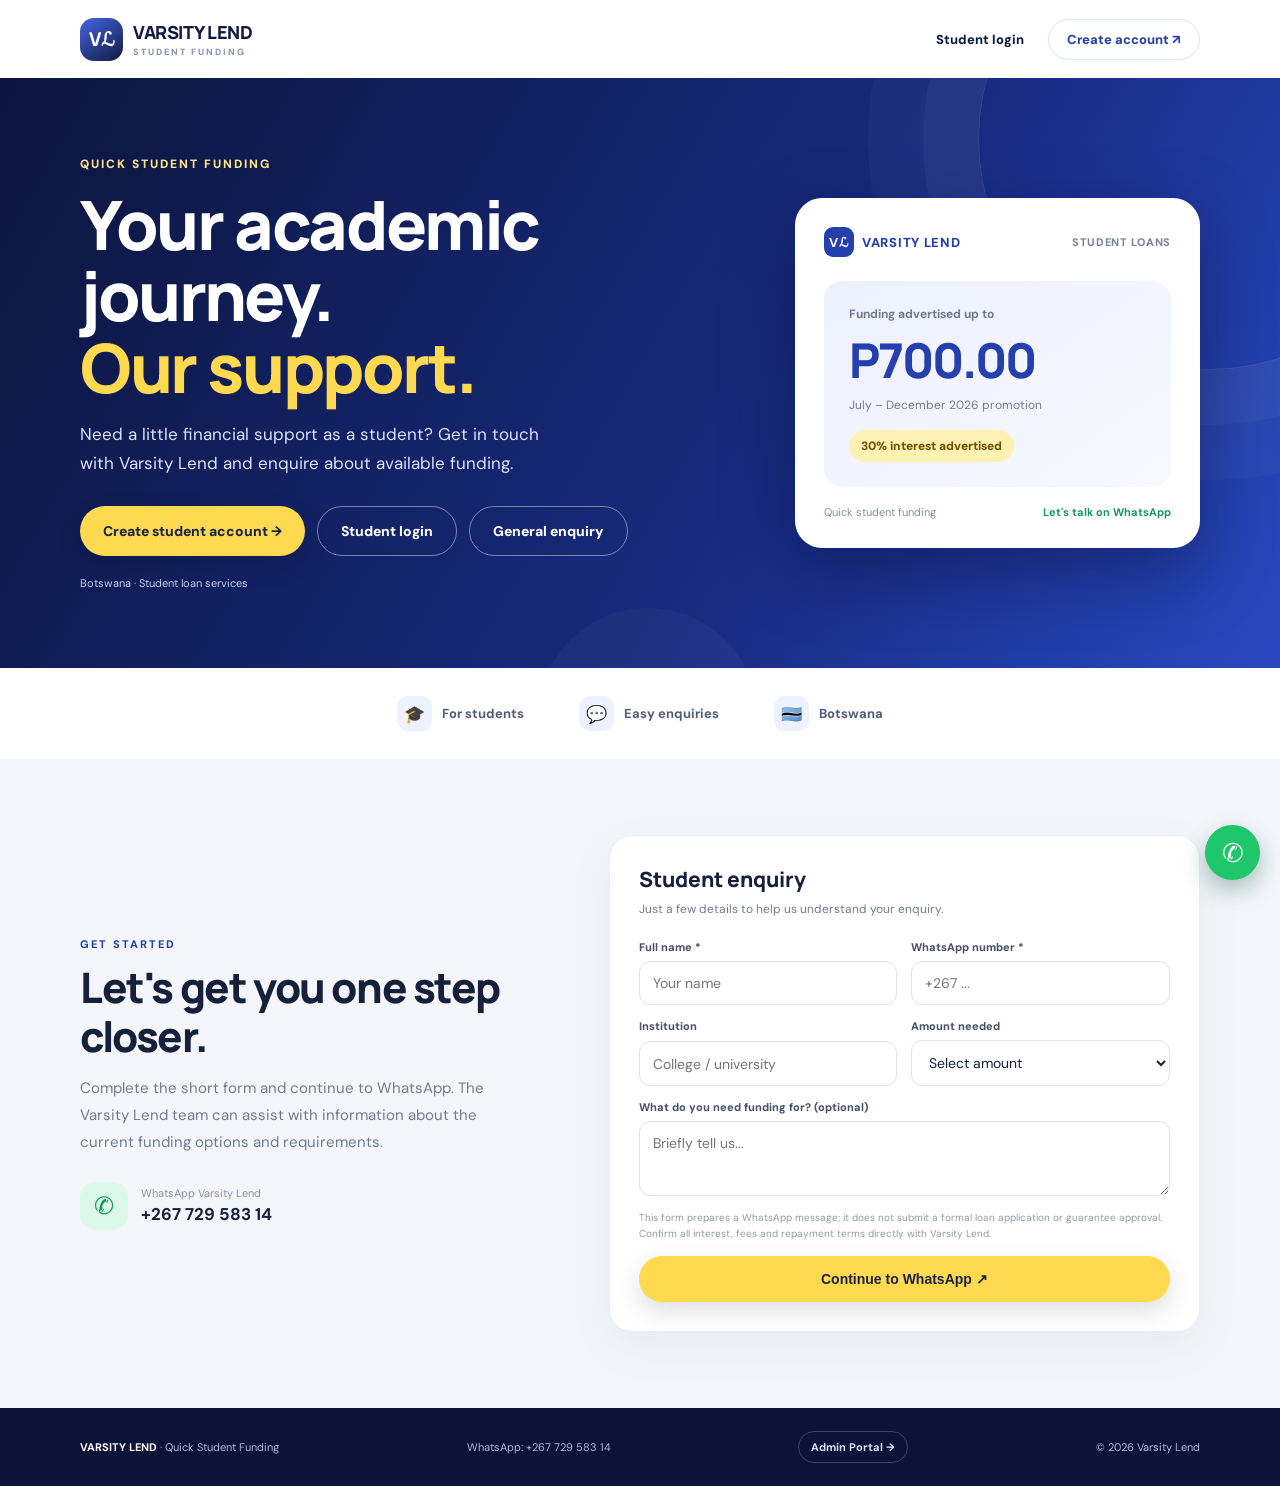
<file: index.html>
<!DOCTYPE html>
<html lang="en">
<head>
  <meta charset="UTF-8">
  <meta name="viewport" content="width=device-width, initial-scale=1.0">
  <meta name="description" content="Varsity Lend — quick student funding enquiries in Botswana.">
  <meta name="theme-color" content="#101b50">
  <title>Varsity Lend | Quick Student Funding</title>
  <link rel="preconnect" href="https://fonts.googleapis.com">
  <link rel="preconnect" href="https://fonts.gstatic.com" crossorigin>
  <link href="https://fonts.googleapis.com/css2?family=DM+Sans:wght@400;500;600;700;800&family=Manrope:wght@500;600;700;800&display=swap" rel="stylesheet">
  <style>
    :root {
      --navy:#101943; --blue:#263fae; --blue2:#4260d5; --yellow:#ffd94f;
      --ink:#17203b; --muted:#737b91; --pale:#f4f6fc; --white:#fff;
    }
    *{box-sizing:border-box}
    html{scroll-behavior:smooth}
    body{margin:0;font-family:"DM Sans",sans-serif;color:var(--ink);background:#fff}
    a{text-decoration:none;color:inherit}
    .wrap{width:min(1120px,calc(100% - 40px));margin:auto}
    header{height:78px;display:flex;align-items:center;background:#fff;position:relative;z-index:5}
    .nav{display:flex;align-items:center;justify-content:space-between}
    .brand{display:flex;align-items:center;gap:10px;font-family:Manrope,sans-serif;font-weight:800;letter-spacing:-.5px;color:var(--navy);font-size:18px}
    .brand-mark{height:43px;width:43px;border-radius:14px;background:linear-gradient(145deg,#4666e1,#101943);display:grid;place-items:center;color:#fff;font-size:19px}
    .brand small{display:block;font:700 9px "DM Sans",sans-serif;letter-spacing:2px;color:#8991a8;margin-top:2px}
    .nav-actions{display:flex;align-items:center;gap:12px}
    .nav-login{font-size:13px;font-weight:800;color:var(--navy);padding:11px 12px;border-radius:30px}
    .nav-cta{font-size:13px;font-weight:800;color:var(--blue);border:1px solid #dce2f6;padding:11px 18px;border-radius:30px}
    .nav-login:hover,.nav-cta:hover{background:#f4f6fc}
    .hero{background:linear-gradient(120deg,#0c153c 0%,#172b80 62%,#2949c1 100%);color:#fff;overflow:hidden;position:relative}
    .hero:before{content:"";position:absolute;width:460px;height:460px;border:1px solid #ffffff20;border-radius:50%;right:-160px;top:-170px;box-shadow:0 0 0 55px #ffffff09,0 0 0 110px #ffffff07}
    .hero:after{content:"";position:absolute;width:220px;height:220px;background:#ffffff08;border-radius:50%;left:42%;bottom:-160px}
    .hero-grid{position:relative;z-index:1;min-height:590px;display:grid;grid-template-columns:1.05fr .95fr;align-items:center;gap:35px;padding:65px 0}
    .eyebrow{font-size:12px;text-transform:uppercase;letter-spacing:2px;color:#ffe58a;font-weight:800}
    h1{font:800 clamp(43px,5.5vw,68px)/1.05 Manrope,sans-serif;letter-spacing:-2.4px;margin:17px 0}
    h1 span{color:var(--yellow)}
    .intro{font-size:17px;line-height:1.7;color:#dce3ff;max-width:480px;margin:0 0 28px}
    .actions{display:flex;gap:12px;flex-wrap:wrap}
    .btn{display:inline-flex;align-items:center;justify-content:center;border-radius:30px;padding:15px 23px;font-weight:800;font-size:14px;transition:.2s}
    .btn:hover{transform:translateY(-2px)}
    .btn-yellow{background:var(--yellow);color:#1b2341;box-shadow:0 9px 24px #0002}
    .btn-ghost{border:1px solid #ffffff70;color:#fff}
    .tiny{margin-top:20px;font-size:11px;color:#c4cefa}
   .promo{
  background:#fff;
  color:var(--ink);
  border-radius:27px;
  padding:29px;
  max-width:405px;
  width:100%;
  justify-self:end;
  box-shadow:0 25px 70px #030a2d66;
  transform:none;
}
    .promo-top{display:flex;align-items:center;justify-content:space-between;font-size:11px;color:#7c8499;font-weight:800;letter-spacing:.7px}
    .promo-logo{display:flex;align-items:center;gap:8px;color:var(--blue);font-size:13px}
    .promo-logo b{background:var(--blue);color:#fff;width:30px;height:30px;border-radius:9px;display:grid;place-items:center}
    .promo-main{background:linear-gradient(145deg,#edf1ff,#f8f9ff);border-radius:19px;margin:24px 0 18px;padding:25px}
    .promo-label{font-size:12px;color:#707991;font-weight:700}
    .amount{font:800 48px Manrope,sans-serif;letter-spacing:-2px;color:var(--blue);margin:5px 0}
    .promo-period{font-size:12px;color:#737b91}
    .interest{display:inline-block;background:#fff0b3;color:#6c5200;border-radius:30px;padding:8px 12px;font-size:12px;font-weight:800;margin-top:17px}
    .promo-bottom{display:flex;justify-content:space-between;gap:12px;font-size:11px;color:#858da1}
    .promo-bottom strong{color:#15985a}
    .quick-info{padding:28px 0;background:#fff}
    .quick-row{display:flex;align-items:center;justify-content:center;gap:55px;flex-wrap:wrap}
    .quick-item{display:flex;align-items:center;gap:10px;color:#535d77;font-weight:700;font-size:13px}
    .quick-icon{height:35px;width:35px;border-radius:11px;background:#eef1ff;color:var(--blue);display:grid;place-items:center;font-size:17px}
    .contact{padding:76px 0;background:var(--pale)}
    .contact-grid{display:grid;grid-template-columns:.9fr 1.1fr;gap:45px;align-items:center}
    .kicker{font-size:11px;font-weight:800;letter-spacing:2px;text-transform:uppercase;color:var(--blue)}
    h2{font:800 clamp(30px,4vw,42px)/1.15 Manrope,sans-serif;letter-spacing:-1.4px;margin:12px 0}
    .contact-copy p{font-size:15px;line-height:1.8;color:var(--muted);max-width:410px}
    .direct{margin-top:26px;display:flex;align-items:center;gap:13px}
    .wa-icon{height:48px;width:48px;border-radius:15px;background:#dcf8e9;color:#0a9a50;display:grid;place-items:center;font-size:24px}
    .direct small{display:block;color:#8a91a4;font-size:11px;margin-bottom:3px}
    .direct strong{font-size:17px}
    .form-card{background:#fff;border-radius:23px;padding:29px;box-shadow:0 15px 45px #1b2c6710;border:1px solid #e9ecf4}
    .form-card h3{font:800 21px Manrope,sans-serif;margin:0 0 7px}
    .form-card>p{color:var(--muted);font-size:12px;margin:0 0 21px;line-height:1.6}
    .fields{display:grid;grid-template-columns:1fr 1fr;gap:14px}
    .field{display:grid;gap:7px}
    .field.full{grid-column:1/-1}
    label{font-size:11px;font-weight:800;color:#48516a}
    input,select,textarea{width:100%;border:1px solid #dfe3ed;border-radius:11px;padding:12px 13px;font:14px "DM Sans",sans-serif;color:var(--ink);outline:none;background:#fff}
    input:focus,select:focus,textarea:focus{border-color:#6179dc;box-shadow:0 0 0 3px #263fae12}
    textarea{min-height:75px;resize:vertical}
    .form-note{font-size:10px!important;color:#9299aa!important;line-height:1.5;margin:14px 0!important}
    .submit{width:100%;border:0;cursor:pointer}
    footer{background:#0b1438;color:#aeb9df;padding:23px 0;font-size:11px}
    .foot{display:flex;justify-content:space-between;align-items:center;gap:12px;flex-wrap:wrap}
    .foot strong{color:#fff}
    .admin-link{color:#dce3ff;font-weight:700;padding:8px 12px;border:1px solid #ffffff35;border-radius:20px;transition:.2s}
    .admin-link:hover{background:#ffffff15;color:#fff;border-color:#ffffff80}
    .whatsapp{position:fixed;right:20px;bottom:20px;height:55px;width:55px;border-radius:50%;background:#20c66b;color:#fff;display:grid;place-items:center;font-size:26px;box-shadow:0 10px 25px #064c2c55;z-index:10}
    @media(max-width:760px){
      .hero-grid{grid-template-columns:1fr;min-height:auto;padding:60px 0;gap:38px}
      .promo{justify-self:start;transform:none;max-width:460px}
      .contact-grid{grid-template-columns:1fr;gap:28px}
      .quick-row{gap:17px 25px;justify-content:flex-start}
    }
    @media(max-width:520px){
      .wrap{width:calc(100% - 30px)}
      header{height:70px}
      .brand{font-size:16px}
      .nav-actions{gap:4px}
      .nav-login{font-size:11px;padding:9px 7px}
      .nav-cta{font-size:11px;padding:9px 11px}
      .hero-grid{padding:49px 0 55px}
      h1{font-size:44px}
      .intro{font-size:15px}
      .promo{padding:20px}
      .amount{font-size:43px}
      .quick-info{padding:22px 0}
      .quick-row{display:grid;grid-template-columns:1fr 1fr}
      .quick-item{font-size:11px}
      .contact{padding:57px 0}
      .form-card{padding:21px}
      .fields{grid-template-columns:1fr}
      .field.full{grid-column:auto}
      .foot{flex-direction:column;align-items:flex-start}
    }
  </style>
</head>
<body>
  <header>
    <div class="wrap nav">
      <a class="brand" href="#home"><span class="brand-mark">Vℒ</span><span>VARSITY LEND<small>STUDENT FUNDING</small></span></a>
      <div class="nav-actions">
        <a class="nav-login" href="login.html">Student login</a>
        <a class="nav-cta" href="register.html">Create account ↗</a>
      </div>
    </div>
  </header>

  <main>
    <section class="hero" id="home">
      <div class="wrap hero-grid">
        <div>
          <div class="eyebrow">Quick student funding</div>
          <h1>Your academic journey.<br><span>Our support.</span></h1>
          <p class="intro">Need a little financial support as a student? Get in touch with Varsity Lend and enquire about available funding.</p>
          <div class="actions">
            <a class="btn btn-yellow" href="register.html">Create student account →</a>
            <a class="btn btn-ghost" href="login.html">Student login</a>
            <a class="btn btn-ghost" href="#enquire">General enquiry</a>
          </div>
          <div class="tiny">Botswana · Student loan services</div>
        </div>

        <div class="promo">
          <div class="promo-top"><div class="promo-logo"><b>Vℒ</b> VARSITY LEND</div><span>STUDENT LOANS</span></div>
          <div class="promo-main">
            <div class="promo-label">Funding advertised up to</div>
            <div class="amount">P700.00</div>
            <div class="promo-period">July – December 2026 promotion</div>
            <div class="interest">30% interest advertised</div>
          </div>
          <div class="promo-bottom"><span>Quick student funding</span><strong>Let's talk on WhatsApp</strong></div>
        </div>
      </div>
    </section>

    <div class="quick-info">
      <div class="wrap quick-row">
        <div class="quick-item"><span class="quick-icon">🎓</span> For students</div>
        <div class="quick-item"><span class="quick-icon">💬</span> Easy enquiries</div>
        <div class="quick-item"><span class="quick-icon">🇧🇼</span> Botswana</div>
      </div>
    </div>

    <section class="contact" id="enquire">
      <div class="wrap contact-grid">
        <div class="contact-copy">
          <div class="kicker">Get started</div>
          <h2>Let's get you one step closer.</h2>
          <p>Complete the short form and continue to WhatsApp. The Varsity Lend team can assist with information about the current funding options and requirements.</p>
          <div class="direct">
            <span class="wa-icon">✆</span>
            <span><small>WhatsApp Varsity Lend</small><strong>+267 729 583 14</strong></span>
          </div>
        </div>

        <form class="form-card" id="enquiryForm" novalidate>
          <h3>Student enquiry</h3>
          <p>Just a few details to help us understand your enquiry.</p>
          <div class="fields">
            <div class="field"><label for="name">Full name *</label><input id="name" name="name" placeholder="Your name" required></div>
            <div class="field"><label for="phone">WhatsApp number *</label><input id="phone" name="phone" type="tel" placeholder="+267 ..." required></div>
            <div class="field"><label for="school">Institution</label><input id="school" name="school" placeholder="College / university"></div>
            <div class="field"><label for="amount">Amount needed</label><select id="amount" name="amount"><option value="">Select amount</option><option>P100</option><option>P200</option><option>P300</option><option>P400</option><option>P500</option><option>P600</option><option>P700</option><option>Other / not sure</option></select></div>
            <div class="field full"><label for="reason">What do you need funding for? (optional)</label><textarea id="reason" name="reason" placeholder="Briefly tell us..."></textarea></div>
          </div>
          <p class="form-note">This form prepares a WhatsApp message; it does not submit a formal loan application or guarantee approval. Confirm all interest, fees and repayment terms directly with Varsity Lend.</p>
          <p id="enquiryMessage" role="status" aria-live="polite" style="display:none;font-size:12px;line-height:1.5;margin:10px 0;color:#c62828"></p>
          <button class="btn btn-yellow submit" id="enquirySubmit" type="submit">Continue to WhatsApp ↗</button>
        </form>
      </div>
    </section>
  </main>

  <footer>
    <div class="wrap foot">
      <span><strong>VARSITY LEND</strong> · Quick Student Funding</span>
      <span>WhatsApp: +267 729 583 14</span>
      <a class="admin-link" href="admin-login.html">Admin Portal →</a>
      <span>© <span id="year"></span> Varsity Lend</span>
    </div>
  </footer>

  <a class="whatsapp" href="https://wa.me/26772958314" target="_blank" rel="noopener" aria-label="WhatsApp Varsity Lend">✆</a>

  <script>
    document.getElementById('year').textContent = new Date().getFullYear();

    const enquiryForm = document.getElementById('enquiryForm');
    const enquiryMessage = document.getElementById('enquiryMessage');
    const enquirySubmit = document.getElementById('enquirySubmit');

    enquiryForm.addEventListener('submit', function(event) {
      event.preventDefault();

      const data = new FormData(enquiryForm);
      const name = String(data.get('name') || '').trim();
      const phone = String(data.get('phone') || '').trim();

      enquiryMessage.style.display = 'block';

      if (!name || !phone) {
        enquiryMessage.textContent = 'Please enter your full name and WhatsApp number to continue.';
        enquiryMessage.style.color = '#c62828';
        const firstMissingField = !name
          ? document.getElementById('name')
          : document.getElementById('phone');
        firstMissingField.focus();
        return;
      }

      const message = [
        'Hello Varsity Lend, I would like to make a student funding enquiry.',
        '',
        'Name: ' + name,
        'WhatsApp number: ' + phone,
        'Institution: ' + (String(data.get('school') || '').trim() || 'Not provided'),
        'Amount needed: ' + (data.get('amount') || 'Not specified'),
        'Funding purpose: ' + (String(data.get('reason') || '').trim() || 'Not specified'),
        '',
        'Please share the current requirements and full loan terms. Thank you.'
      ].join('\n');

      enquirySubmit.disabled = true;
      enquirySubmit.textContent = 'Opening WhatsApp...';
      enquiryMessage.style.color = '#15985a';
      enquiryMessage.textContent = 'Taking you to WhatsApp to send your enquiry.';

      window.location.href = 'https://wa.me/26772958314?text=' + encodeURIComponent(message);
    });
  </script>
</body>
</html>
</file>
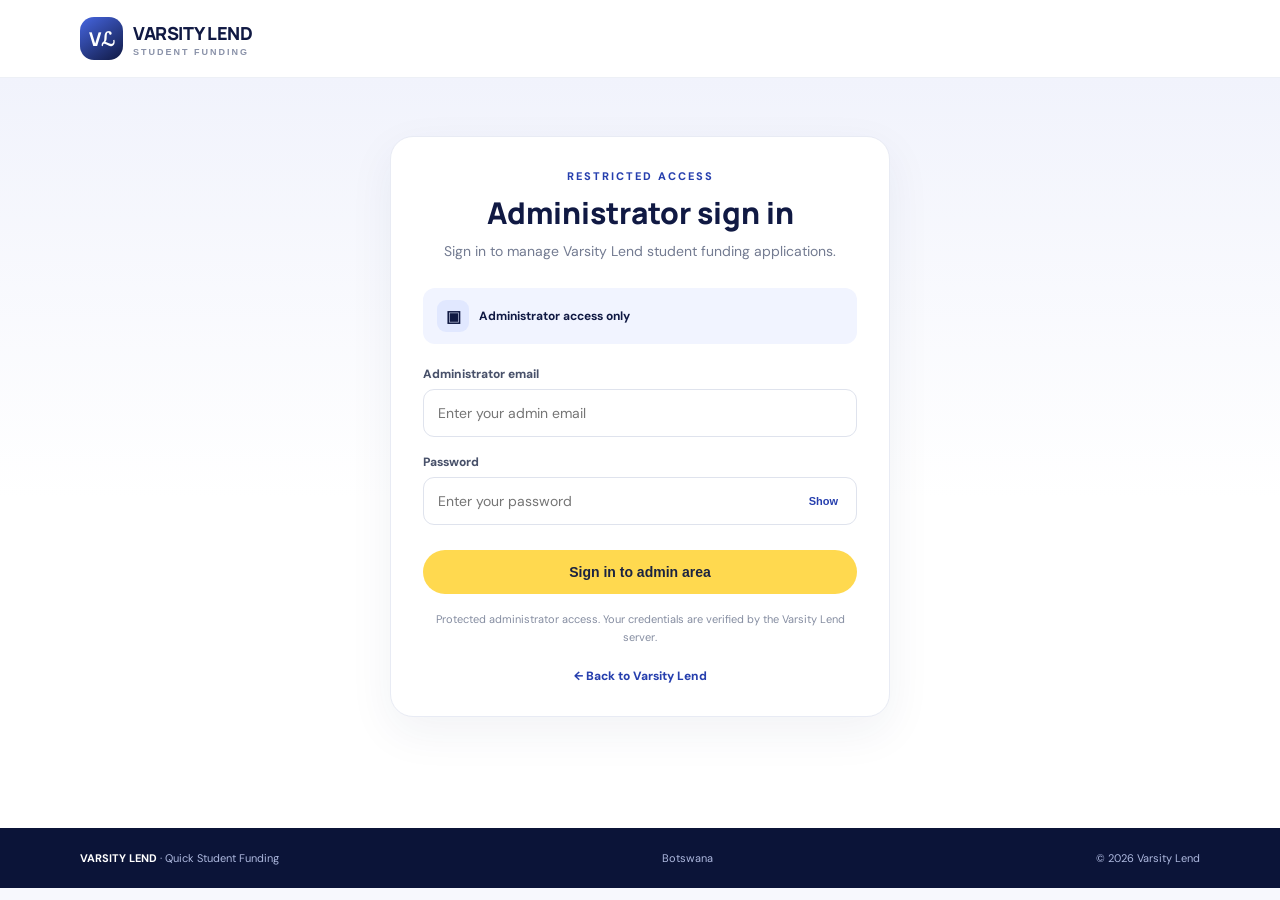
<file: admin-login.html>
<!DOCTYPE html>
<html lang="en">
<head>
<meta charset="UTF-8">
<meta name="viewport" content="width=device-width, initial-scale=1.0">
<meta name="theme-color" content="#101b50">
<title>Administrator Access | Varsity Lend</title>

<link rel="preconnect" href="https://fonts.googleapis.com">
<link rel="preconnect" href="https://fonts.gstatic.com" crossorigin>
<link href="https://fonts.googleapis.com/css2?family=DM+Sans:wght@400;500;600;700;800&family=Manrope:wght@500;600;700;800&display=swap" rel="stylesheet">

<style>
:root {
    --navy:#101943;
    --blue:#263fae;
    --yellow:#ffd94f;
    --ink:#17203b;
    --muted:#737b91;
}
* { box-sizing:border-box; }
body {
    margin:0;
    font-family:"DM Sans",Arial,sans-serif;
    color:var(--ink);
    background:#f7f8fd;
}
a { text-decoration:none;color:inherit; }
.wrap { width:min(1120px,calc(100% - 40px));margin:auto; }
header {
    height:78px;
    display:flex;
    align-items:center;
    background:#fff;
    border-bottom:1px solid #edf0f6;
}
.brand {
    display:flex;
    align-items:center;
    gap:10px;
    font-family:Manrope,Arial,sans-serif;
    font-weight:800;
    color:var(--navy);
    font-size:18px;
    letter-spacing:-.5px;
}
.brand-mark {
    height:43px;width:43px;border-radius:14px;
    background:linear-gradient(145deg,#4666e1,#101943);
    display:grid;place-items:center;color:#fff;font-size:19px;
}
.brand small {
    display:block;font:700 9px Arial,sans-serif;
    letter-spacing:2px;color:#8991a8;margin-top:2px;
}
main {
    min-height:calc(100vh - 150px);
    padding:58px 0 70px;
    background:linear-gradient(180deg,#f1f3fc,#fff 420px);
}
.card {
    max-width:500px;margin:auto;background:#fff;
    border:1px solid #e8ebf4;border-radius:23px;
    padding:32px;box-shadow:0 15px 45px #1b2c6710;
}
.kicker {
    text-align:center;font-size:11px;font-weight:800;
    letter-spacing:2px;color:var(--blue);
}
h1 {
    text-align:center;font:800 30px/1.2 Manrope,Arial,sans-serif;
    color:var(--navy);margin:12px 0 9px;
}
.intro {
    text-align:center;color:var(--muted);
    font-size:14px;line-height:1.65;margin:0 0 25px;
}
.admin-label {
    display:flex;align-items:center;gap:10px;
    padding:12px 14px;background:#f1f4ff;
    border-radius:12px;margin-bottom:22px;
    color:var(--navy);font-size:12px;font-weight:700;
}
.lock {
    width:32px;height:32px;border-radius:9px;
    background:#e1e8ff;display:grid;place-items:center;font-size:16px;
}
.field { display:grid;gap:7px;margin:17px 0; }
label { font-size:12px;font-weight:800;color:#48516a; }
input {
    width:100%;border:1px solid #dfe3ed;border-radius:11px;
    padding:14px;font:14px "DM Sans",Arial,sans-serif;
    color:var(--ink);background:#fff;
}
input:focus {
    outline:0;border-color:#6179dc;
    box-shadow:0 0 0 3px #263fae12;
}
input.invalid { border-color:#d64545; }
.password-wrap { position:relative; }
.password-wrap input { padding-right:85px; }
.toggle-password {
    position:absolute;right:10px;top:50%;transform:translateY(-50%);
    width:auto;margin:0;padding:7px 9px;background:transparent;
    color:var(--blue);font-size:11px;border-radius:7px;
}
.toggle-password:hover { background:#f1f4ff; }
.field-error { color:#c03939;font-size:11px; }
.field-error:empty { display:none; }
button {
    width:100%;border:0;border-radius:30px;padding:14px 22px;
    background:var(--yellow);color:#1b2341;
    font-weight:800;font-size:14px;cursor:pointer;
    margin-top:8px;transition:.2s ease;
}
button:hover:not(:disabled) {
    background:#f4cb36;transform:translateY(-1px);
}
button:disabled { opacity:.65;cursor:not-allowed; }
.feedback {
    display:none;margin-top:16px;padding:12px 14px;
    border-radius:10px;font-size:12px;line-height:1.6;
}
.feedback.show { display:block; }
.feedback.info { background:#eef3ff;color:#24418e; }
.feedback.error { background:#fff0f0;color:#a52e2e; }
.feedback.success { background:#eaf8ef;color:#216b3a; }
.notice {
    font-size:11px;line-height:1.6;color:#858da1;
    margin:17px 0 0;text-align:center;
}
.back {
    display:block;text-align:center;margin-top:22px;
    color:var(--blue);font-size:12px;font-weight:800;
}
.back:hover { text-decoration:underline; }
footer {
    background:#0b1438;color:#aeb9df;
    padding:23px 0;font-size:11px;
}
.foot {
    display:flex;justify-content:space-between;
    gap:12px;flex-wrap:wrap;
}
.foot strong { color:#fff; }
@media(max-width:600px) {
    main { padding:38px 0 55px; }
    .card { padding:23px; }
    h1 { font-size:25px; }
}
</style>
</head>

<body>
<header>
    <div class="wrap">
        <a class="brand" href="index.html">
            <span class="brand-mark">Vℒ</span>
            <span>VARSITY LEND
                <small>STUDENT FUNDING</small>
            </span>
        </a>
    </div>
</header>

<main>
    <div class="wrap">
        <section class="card">
            <div class="kicker">RESTRICTED ACCESS</div>
            <h1>Administrator sign in</h1>
            <p class="intro">
                Sign in to manage Varsity Lend student funding applications.
            </p>

            <div class="admin-label">
                <span class="lock">▣</span>
                <span>Administrator access only</span>
            </div>

            <form id="adminLoginForm" novalidate>
                <div class="field">
                    <label for="email">Administrator email</label>
                    <input id="email" name="email" type="email"
                        autocomplete="username"
                        placeholder="Enter your admin email" required>
                    <span class="field-error" id="emailError"></span>
                </div>

                <div class="field">
                    <label for="password">Password</label>
                    <div class="password-wrap">
                        <input id="password" name="password" type="password"
                            autocomplete="current-password"
                            placeholder="Enter your password" required>
                        <button type="button" class="toggle-password"
                            id="togglePassword" aria-label="Show password"
                            aria-pressed="false">Show</button>
                    </div>
                    <span class="field-error" id="passwordError"></span>
                </div>

                <button type="submit" id="loginButton">
                    Sign in to admin area
                </button>

                <div class="feedback" id="feedback"
                    role="status" aria-live="polite"></div>
            </form>

            <p class="notice">
                Protected administrator access. Your credentials are
                verified by the Varsity Lend server.
            </p>

            <a class="back" href="index.html">← Back to Varsity Lend</a>
        </section>
    </div>
</main>

<footer>
    <div class="wrap foot">
        <span><strong>VARSITY LEND</strong> · Quick Student Funding</span>
        <span>Botswana</span>
        <span>© <span id="year"></span> Varsity Lend</span>
    </div>
</footer>

<script>
const API_BASE_URL =
    "https://redesigned-adventure-jj64wq54r67cp76-8080.app.github.dev";

const form = document.getElementById("adminLoginForm");
const email = document.getElementById("email");
const password = document.getElementById("password");
const loginButton = document.getElementById("loginButton");
const feedback = document.getElementById("feedback");
const togglePassword = document.getElementById("togglePassword");

document.getElementById("year").textContent =
    new Date().getFullYear();

function showFeedback(message, type = "info") {
    feedback.textContent = message;
    feedback.className = "feedback show " + type;
}

function clearFeedback() {
    feedback.textContent = "";
    feedback.className = "feedback";
}

function validateEmail() {
    const value = email.value.trim();
    const error = document.getElementById("emailError");

    if (!value) {
        error.textContent = "Please enter your administrator email.";
        email.classList.add("invalid");
        return false;
    }

    if (!/^[^\s@]+@[^\s@]+\.[^\s@]+$/.test(value)) {
        error.textContent = "Please enter a valid email address.";
        email.classList.add("invalid");
        return false;
    }

    error.textContent = "";
    email.classList.remove("invalid");
    return true;
}

function validatePassword() {
    const error = document.getElementById("passwordError");

    if (!password.value) {
        error.textContent = "Please enter your password.";
        password.classList.add("invalid");
        return false;
    }

    error.textContent = "";
    password.classList.remove("invalid");
    return true;
}

email.addEventListener("input", () => {
    validateEmail();
    clearFeedback();
});

password.addEventListener("input", () => {
    validatePassword();
    clearFeedback();
});

togglePassword.addEventListener("click", () => {
    const isHidden = password.type === "password";
    password.type = isHidden ? "text" : "password";
    togglePassword.textContent = isHidden ? "Hide" : "Show";
    togglePassword.setAttribute("aria-pressed", String(isHidden));
    togglePassword.setAttribute(
        "aria-label",
        isHidden ? "Hide password" : "Show password"
    );
});

form.addEventListener("submit", async (event) => {
    event.preventDefault();
    clearFeedback();

    if (!validateEmail() || !validatePassword()) {
        showFeedback(
            "Please correct the highlighted fields before continuing.",
            "error"
        );
        return;
    }

    loginButton.disabled = true;
    loginButton.textContent = "Signing in...";
    showFeedback("Verifying your administrator account...", "info");

    try {
        const response = await fetch(
            `${API_BASE_URL}/api/auth/admin/login`,
            {
                method: "POST",
                credentials: "include",
                headers: {
                    "Content-Type": "application/json",
                    "Accept": "application/json"
                },
                body: JSON.stringify({
                    email: email.value.trim(),
                    password: password.value
                })
            }
        );

        const result = await response.json().catch(() => ({}));

        if (!response.ok) {
            if (response.status === 401 || response.status === 403) {
                throw new Error("Incorrect email or password, or administrator access is unavailable.");
            }

            throw new Error(
                result.message || "The server could not complete your login. Please try again."
            );
        }

        showFeedback("Login successful. Opening your dashboard...", "success");

        loginButton.textContent = "Login successful";

        window.location.replace("admin.html");

    } catch (error) {
        console.error("Administrator login error:", error);

        if (error instanceof TypeError) {
            showFeedback(
                "Could not reach the server. Check that your backend is running and that port 8080 is accessible.",
                "error"
            );
        } else {
            showFeedback(error.message, "error");
        }

        loginButton.disabled = false;
        loginButton.textContent = "Sign in to admin area";
    }
});
</script>
</body>
</html>
</file>
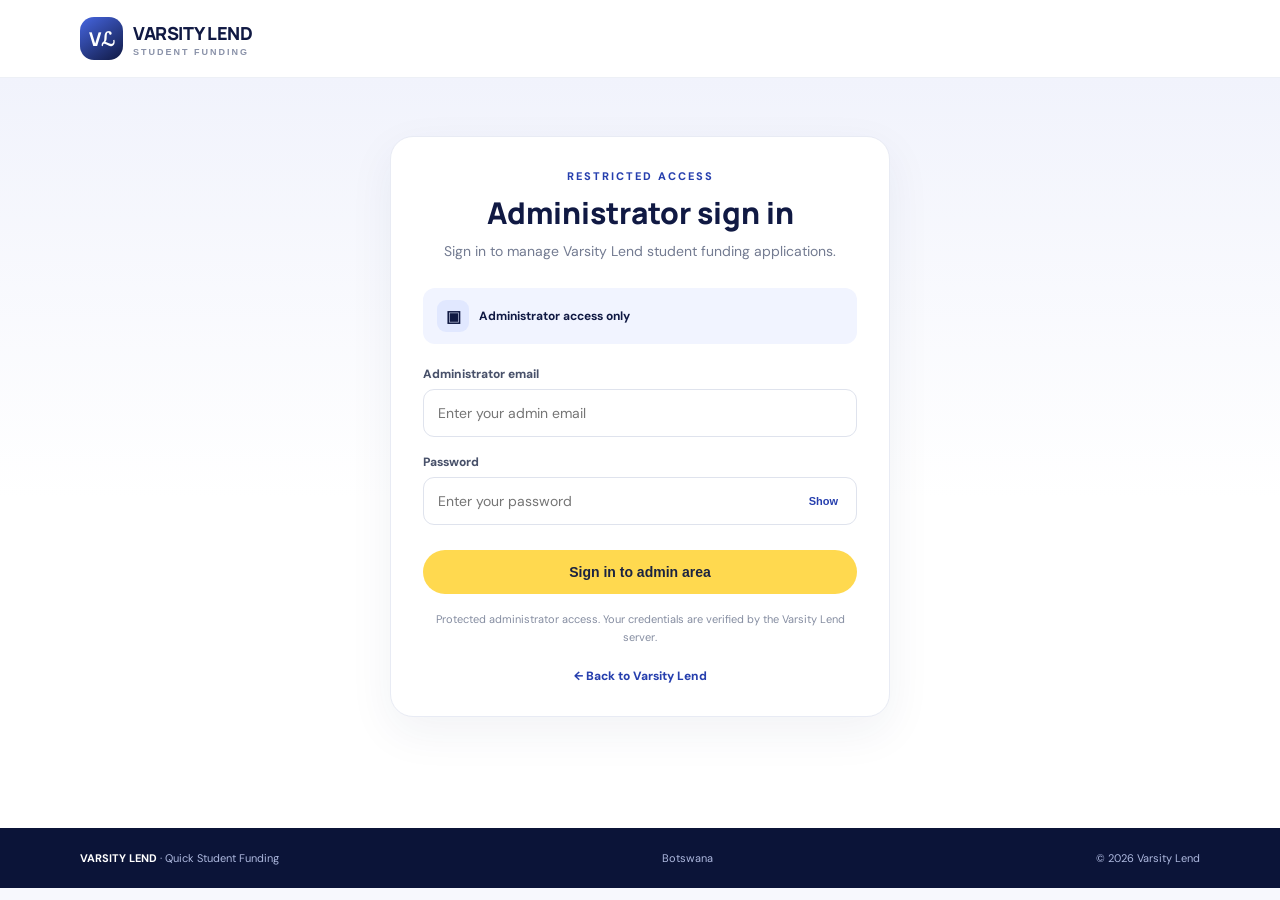
<file: admin.html>
<!DOCTYPE html>
<html lang="en">
<head>
<meta charset="UTF-8">
<meta name="viewport" content="width=device-width, initial-scale=1.0">
<meta name="theme-color" content="#101943">
<meta name="description" content="Varsity Lend administrator dashboard.">
<title>Admin Dashboard | Varsity Lend</title>

<link rel="preconnect" href="https://fonts.googleapis.com">
<link rel="preconnect" href="https://fonts.gstatic.com" crossorigin>
<link href="https://fonts.googleapis.com/css2?family=DM+Sans:wght@400;500;600;700;800&family=Manrope:wght@500;600;700;800&display=swap" rel="stylesheet">

<style>
:root {
    --navy:#101943;
    --navy-light:#192957;
    --blue:#3155c8;
    --yellow:#ffd94f;
    --bg:#f5f7fb;
    --white:#fff;
    --ink:#17233d;
    --muted:#778198;
    --line:#e9edf4;
    --green:#16845b;
    --red:#c44848;
}

* { box-sizing:border-box; }

body {
    margin:0;
    font-family:"DM Sans",Arial,sans-serif;
    background:var(--bg);
    color:var(--ink);
}

button,input,select { font:inherit; }
button { cursor:pointer; }
a { text-decoration:none; }

.layout {
    min-height:100vh;
    display:grid;
    grid-template-columns:250px minmax(0,1fr);
}

/* SIDEBAR */

.sidebar {
    background:var(--navy);
    color:white;
    padding:28px 18px 20px;
    display:flex;
    flex-direction:column;
    min-height:100vh;
}

.brand {
    display:flex;
    align-items:center;
    gap:11px;
    color:white;
    padding:0 8px;
    font:800 19px Manrope,Arial,sans-serif;
    letter-spacing:.3px;
}

.brand-mark {
    width:42px;
    height:42px;
    display:grid;
    place-items:center;
    border-radius:12px;
    background:linear-gradient(145deg,#496be5,#263fae);
    color:white;
    font-size:19px;
}

.brand small {
    display:block;
    font:700 9px "DM Sans",Arial,sans-serif;
    color:#aab9da;
    letter-spacing:2px;
    margin-top:4px;
}

.sidebar-label {
    margin:42px 12px 13px;
    font-size:10px;
    font-weight:800;
    letter-spacing:1.6px;
    color:#8193b8;
}

.nav {
    display:grid;
    gap:7px;
}

.nav a {
    display:flex;
    align-items:center;
    gap:13px;
    color:#c7d2e8;
    padding:13px 14px;
    border-radius:9px;
    font-size:13px;
    font-weight:600;
    transition:.2s;
}

.nav a:hover,
.nav a.active {
    background:#263f78;
    color:white;
}

.nav a.active {
    border-left:3px solid var(--yellow);
    padding-left:11px;
}

.nav-icon {
    width:20px;
    text-align:center;
    font-size:17px;
}

.sidebar-bottom {
    margin-top:auto;
    border-top:1px solid #293b67;
    padding:19px 9px 0;
    color:#93a4c7;
    font-size:11px;
    line-height:1.8;
}

/* MAIN */

main { min-width:0; }

.topbar {
    min-height:76px;
    background:white;
    border-bottom:1px solid var(--line);
    display:flex;
    align-items:center;
    justify-content:space-between;
    gap:15px;
    padding:0 32px;
}

.topbar h1 {
    margin:0;
    color:var(--navy);
    font:800 19px Manrope,Arial,sans-serif;
}

.top-actions {
    display:flex;
    align-items:center;
    gap:15px;
}

.profile {
    display:flex;
    align-items:center;
    gap:10px;
}

.avatar {
    width:39px;
    height:39px;
    border-radius:50%;
    background:#eaf0ff;
    color:var(--blue);
    display:grid;
    place-items:center;
    font-weight:800;
}

.profile-info strong {
    display:block;
    color:var(--navy);
    font-size:12px;
}

.profile-info small {
    display:block;
    color:var(--muted);
    font-size:10px;
    margin-top:3px;
}

.logout-btn {
    border:1px solid #f0d8d8;
    background:#fff;
    color:#b33e3e;
    border-radius:9px;
    padding:10px 15px;
    font-size:12px;
    font-weight:800;
    transition:.2s;
}

.logout-btn:hover {
    background:#fff1f1;
}

/* CONTENT */

.content {
    width:100%;
    max-width:1500px;
    margin:auto;
    padding:32px;
}

.welcome {
    display:flex;
    justify-content:space-between;
    align-items:flex-start;
    gap:15px;
    margin-bottom:27px;
}

.welcome h2 {
    margin:0 0 7px;
    color:var(--navy);
    font:800 25px Manrope,Arial,sans-serif;
}

.welcome p {
    margin:0;
    color:var(--muted);
    font-size:13px;
    line-height:1.6;
}

.date-label {
    color:var(--muted);
    font-size:12px;
    padding-top:7px;
}

/* STATS */

.stats {
    display:grid;
    grid-template-columns:repeat(4,minmax(0,1fr));
    gap:17px;
    margin-bottom:28px;
}

.stat {
    background:white;
    border:1px solid var(--line);
    border-radius:13px;
    padding:20px;
    box-shadow:0 3px 12px #17233d05;
}

.stat-top {
    display:flex;
    align-items:center;
    justify-content:space-between;
    gap:8px;
    color:var(--muted);
    font-size:12px;
    font-weight:600;
}

.stat-icon {
    width:36px;
    height:36px;
    display:grid;
    place-items:center;
    border-radius:10px;
    background:#edf2ff;
    color:var(--blue);
    font-size:17px;
}

.stat strong {
    display:block;
    color:var(--navy);
    font:800 28px Manrope,Arial,sans-serif;
    margin:15px 0 5px;
}

.stat small {
    color:var(--muted);
    font-size:11px;
}

/* PANELS */

.panel {
    background:white;
    border:1px solid var(--line);
    border-radius:13px;
    overflow:hidden;
    margin-bottom:23px;
    box-shadow:0 3px 12px #17233d05;
    scroll-margin-top:20px;
}

.panel-head {
    padding:20px 22px;
    border-bottom:1px solid var(--line);
    display:flex;
    justify-content:space-between;
    align-items:center;
    gap:15px;
}

.panel-head h3 {
    margin:0;
    color:var(--navy);
    font:800 15px Manrope,Arial,sans-serif;
}

.panel-head p {
    margin:5px 0 0;
    color:var(--muted);
    font-size:11px;
}

.tools {
    display:flex;
    gap:9px;
    align-items:center;
}

.search,.filter {
    border:1px solid #dfe5ef;
    border-radius:8px;
    background:white;
    color:var(--ink);
    padding:10px 12px;
    font-size:12px;
    outline:none;
}

.search { width:230px; }

.search:focus,.filter:focus {
    border-color:var(--blue);
    box-shadow:0 0 0 3px #3155c815;
}

.table-wrap { overflow-x:auto; }

table {
    width:100%;
    min-width:700px;
    border-collapse:collapse;
}

th,td {
    padding:15px 20px;
    text-align:left;
    border-bottom:1px solid #edf0f5;
    font-size:12px;
}

th {
    background:#fafbfe;
    color:var(--muted);
    font-size:10px;
    letter-spacing:.6px;
    font-weight:800;
}

td { color:#39465d; }

.student-name {
    display:block;
    color:var(--navy);
    font-weight:700;
}

.sub {
    display:block;
    color:#8994a5;
    font-size:10px;
    margin-top:4px;
}

.status {
    display:inline-block;
    border-radius:20px;
    padding:5px 10px;
    font-size:10px;
    font-weight:800;
}

.status.Pending { background:#fff5d9;color:#87640a; }
.status.Approved { background:#e7f7ef;color:#16845b; }
.status.Rejected { background:#fff0f0;color:#c44848; }

/* EMPTY STATES */

.empty {
    padding:45px 20px;
    text-align:center;
    color:var(--muted);
}

.empty-icon {
    width:48px;
    height:48px;
    margin:0 auto 13px;
    border-radius:13px;
    display:grid;
    place-items:center;
    background:#edf2ff;
    color:var(--blue);
    font-size:22px;
}

.empty strong {
    display:block;
    color:var(--navy);
    font-size:13px;
    margin-bottom:7px;
}

.empty p {
    max-width:400px;
    margin:auto;
    font-size:11px;
    line-height:1.7;
}

.student-info { padding:25px; }

.student-info h4 {
    margin:0 0 8px;
    color:var(--navy);
    font-size:14px;
}

.student-info p {
    max-width:650px;
    margin:0;
    color:var(--muted);
    font-size:12px;
    line-height:1.7;
}

.feedback {
    display:none;
    margin:15px 20px;
    padding:12px 14px;
    border-radius:9px;
    font-size:12px;
}

.feedback.show { display:block; }
.feedback.info { background:#edf3fc;color:#315184; }
.feedback.error { background:#fff0f0;color:#a52e2e; }

footer {
    padding:20px 32px;
    color:var(--muted);
    font-size:11px;
}

/* RESPONSIVE */

@media(max-width:1100px) {
    .stats { grid-template-columns:repeat(2,minmax(0,1fr)); }
}

@media(max-width:850px) {
    .layout { grid-template-columns:1fr; }

    .sidebar {
        min-height:auto;
        padding:15px 18px;
    }

    .sidebar-label,.sidebar-bottom { display:none; }

    .nav {
        display:flex;
        overflow-x:auto;
        margin-top:15px;
        gap:7px;
    }

    .nav a { white-space:nowrap; }

    .topbar { padding:0 20px; }
    .content { padding:24px 20px; }
}

@media(max-width:600px) {
    .topbar { min-height:68px; }
    .topbar h1 { font-size:16px; }

    .profile-info { display:none; }
    .top-actions { gap:9px; }

    .logout-btn { padding:9px 11px; }

    .content { padding:21px 14px; }

    .welcome h2 { font-size:21px; }
    .date-label { display:none; }

    .stats { gap:10px; }

    .stat { padding:14px; }
    .stat strong { font-size:23px; }
    .stat-top { font-size:10px; }

    .panel-head {
        align-items:stretch;
        flex-direction:column;
        padding:17px;
    }

    .tools {
        width:100%;
        flex-direction:column;
        align-items:stretch;
    }

    .search,.filter { width:100%; }

    footer { padding:18px 14px; }
}

@media(max-width:360px) {
    .stats { grid-template-columns:1fr; }
}
</style>
</head>

<body>

<div class="layout">

    <aside class="sidebar">
        <a href="index.html" class="brand">
            <span class="brand-mark">Vℒ</span>
            <span>
                VARSITY LEND
                <small>STUDENT FUNDING</small>
            </span>
        </a>

        <div class="sidebar-label">WORKSPACE</div>

        <nav class="nav">
            <a href="#overview" class="active" data-section="overview">
                <span class="nav-icon">▦</span> Overview
            </a>
            <a href="#applications" data-section="applications">
                <span class="nav-icon">▤</span> Applications
            </a>
            <a href="#students" data-section="students">
                <span class="nav-icon">♙</span> Students
            </a>
        </nav>

        <div class="sidebar-bottom">
            VARSITY LEND ADMIN<br>
            Private management area<br><br>
            © <span id="sidebarYear"></span> Varsity Lend
        </div>
    </aside>

    <main>
        <header class="topbar">
            <h1>Admin Dashboard</h1>

            <div class="top-actions">
                <div class="profile">
                    <div class="avatar" id="avatar">A</div>
                    <div class="profile-info">
                        <strong id="adminName">Administrator</strong>
                        <small id="adminEmail">Verifying session...</small>
                    </div>
                </div>

                <button class="logout-btn" id="logoutButton" type="button">
                    ↪ Logout
                </button>
            </div>
        </header>

        <section class="content">

            <section id="overview">
                <div class="welcome">
                    <div>
                        <h2>Welcome back, Admin</h2>
                        <p>Here's an overview of your student funding activity.</p>
                    </div>
                    <div class="date-label">Management overview</div>
                </div>

                <div class="stats">
                    <div class="stat">
                        <div class="stat-top">
                            Total applications
                            <span class="stat-icon">▤</span>
                        </div>
                        <strong id="totalCount">0</strong>
                        <small>Applications received</small>
                    </div>

                    <div class="stat">
                        <div class="stat-top">
                            Pending review
                            <span class="stat-icon">◷</span>
                        </div>
                        <strong id="pendingCount">0</strong>
                        <small>Awaiting a decision</small>
                    </div>

                    <div class="stat">
                        <div class="stat-top">
                            Approved
                            <span class="stat-icon">✓</span>
                        </div>
                        <strong id="approvedCount">0</strong>
                        <small>Marked as approved</small>
                    </div>

                    <div class="stat">
                        <div class="stat-top">
                            Rejected
                            <span class="stat-icon">×</span>
                        </div>
                        <strong id="rejectedCount">0</strong>
                        <small>Marked as rejected</small>
                    </div>
                </div>
            </section>

            <section class="panel" id="applications">
                <div class="panel-head">
                    <div>
                        <h3>Student applications</h3>
                        <p>Search and filter funding applications.</p>
                    </div>

                    <div class="tools">
                        <input class="search" id="searchInput"
                            type="search"
                            placeholder="Search student or institution..."
                            aria-label="Search applications">

                        <select class="filter" id="statusFilter"
                            aria-label="Filter applications">
                            <option value="all">All statuses</option>
                            <option value="Pending">Pending</option>
                            <option value="Approved">Approved</option>
                            <option value="Rejected">Rejected</option>
                        </select>
                    </div>
                </div>

                <div class="table-wrap">
                    <table>
                        <thead>
                            <tr>
                                <th>STUDENT</th>
                                <th>INSTITUTION</th>
                                <th>AMOUNT</th>
                                <th>DATE</th>
                                <th>STATUS</th>
                            </tr>
                        </thead>
                        <tbody id="applicationRows"></tbody>
                    </table>
                </div>

                <div class="empty" id="emptyState">
                    <div class="empty-icon">▤</div>
                    <strong id="emptyTitle">No applications available</strong>
                    <p id="emptyDescription">
                        Applications will appear here when application records
                        are connected to the dashboard.
                    </p>
                </div>

                <div class="feedback" id="applicationFeedback"
                    role="status" aria-live="polite"></div>
            </section>

            <section class="panel" id="students">
                <div class="panel-head">
                    <div>
                        <h3>Student management</h3>
                        <p>View and manage registered student accounts.</p>
                    </div>
                </div>

                <div class="student-info">
                    <div class="empty-icon">♙</div>
                    <h4>Student records</h4>
                    <p>
                        Student account records will appear here once the
                        administrator student-management service is connected.
                    </p>
                </div>
            </section>

        </section>

        <footer>
            VARSITY LEND · Administrator workspace · Botswana
        </footer>
    </main>
</div>

<script>
const API_BASE_URL =
    "https://redesigned-adventure-jj64wq54r67cp76-8080.app.github.dev";

document.getElementById("sidebarYear").textContent =
    new Date().getFullYear();

/* VERIFY ADMIN SESSION */

async function verifyAdminSession() {
    try {
        const response = await fetch(
            `${API_BASE_URL}/api/auth/admin/session`,
            {
                method:"GET",
                credentials:"include",
                headers:{ "Accept":"application/json" }
            }
        );

        if (!response.ok) {
            window.location.replace("admin-login.html");
            return;
        }

        const admin = await response.json();

        if (!admin.authenticated || admin.role !== "ADMIN") {
            window.location.replace("admin-login.html");
            return;
        }

        const email = admin.email || "Administrator";

        document.getElementById("adminEmail").textContent = email;
        document.getElementById("avatar").textContent =
            email.charAt(0).toUpperCase();

    } catch (error) {
        console.error("Session verification failed:", error);
        document.getElementById("adminEmail").textContent =
            "Connection unavailable";
        window.location.replace("admin-login.html");
    }
}

/* LOGOUT */

document.getElementById("logoutButton").addEventListener("click", async () => {
    const button = document.getElementById("logoutButton");

    if (!confirm("Are you sure you want to log out?")) {
        return;
    }

    button.disabled = true;
    button.textContent = "Logging out...";

    try {
        const response = await fetch(
            `${API_BASE_URL}/api/auth/admin/logout`,
            {
                method:"POST",
                credentials:"include",
                headers:{ "Accept":"application/json" }
            }
        );

        if (!response.ok) {
            throw new Error("The server could not complete logout.");
        }

        window.location.replace("admin-login.html");

    } catch (error) {
        console.error("Logout failed:", error);
        alert("Logout could not be completed. Please try again.");
        button.disabled = false;
        button.textContent = "↪ Logout";
    }
});

/* APPLICATIONS */

const applications = [];

const searchInput = document.getElementById("searchInput");
const statusFilter = document.getElementById("statusFilter");
const applicationRows = document.getElementById("applicationRows");
const emptyState = document.getElementById("emptyState");
const emptyTitle = document.getElementById("emptyTitle");
const emptyDescription = document.getElementById("emptyDescription");

function renderApplications() {
    const query = searchInput.value.trim().toLowerCase();
    const filter = statusFilter.value;

    const filtered = applications.filter(application => {
        const matchesStatus =
            filter === "all" || application.status === filter;

        const searchable = [
            application.name,
            application.email,
            application.institution
        ].join(" ").toLowerCase();

        return matchesStatus && searchable.includes(query);
    });

    applicationRows.innerHTML = "";

    filtered.forEach(application => {
        const row = document.createElement("tr");

        const studentCell = document.createElement("td");
        const name = document.createElement("span");
        const email = document.createElement("span");

        name.className = "student-name";
        name.textContent = application.name;

        email.className = "sub";
        email.textContent = application.email;

        studentCell.append(name,email);

        const institution = document.createElement("td");
        institution.textContent = application.institution;

        const amount = document.createElement("td");
        amount.textContent =
            "P" + Number(application.amount).toLocaleString("en-BW");

        const date = document.createElement("td");
        date.textContent = application.date;

        const statusCell = document.createElement("td");
        const badge = document.createElement("span");
        badge.className = "status " + application.status;
        badge.textContent = application.status;
        statusCell.appendChild(badge);

        row.append(studentCell,institution,amount,date,statusCell);
        applicationRows.appendChild(row);
    });

    emptyState.style.display = filtered.length ? "none" : "block";

    if (!filtered.length && applications.length) {
        emptyTitle.textContent = "No matching applications";
        emptyDescription.textContent =
            "Try changing your search term or status filter.";
    } else if (!filtered.length) {
        emptyTitle.textContent = "No applications available";
        emptyDescription.textContent =
            "Applications will appear here when application records are connected.";
    }

    updateStatistics();
}

function updateStatistics() {
    document.getElementById("totalCount").textContent =
        applications.length;

    document.getElementById("pendingCount").textContent =
        applications.filter(a => a.status === "Pending").length;

    document.getElementById("approvedCount").textContent =
        applications.filter(a => a.status === "Approved").length;

    document.getElementById("rejectedCount").textContent =
        applications.filter(a => a.status === "Rejected").length;
}

searchInput.addEventListener("input",renderApplications);
statusFilter.addEventListener("change",renderApplications);

/* NAVIGATION */

const navigationLinks = document.querySelectorAll(".nav a");

navigationLinks.forEach(link => {
    link.addEventListener("click",() => {
        navigationLinks.forEach(item => item.classList.remove("active"));
        link.classList.add("active");
    });
});

/* INITIALISE */

renderApplications();
verifyAdminSession();
</script>

</body>
</html>
</file>
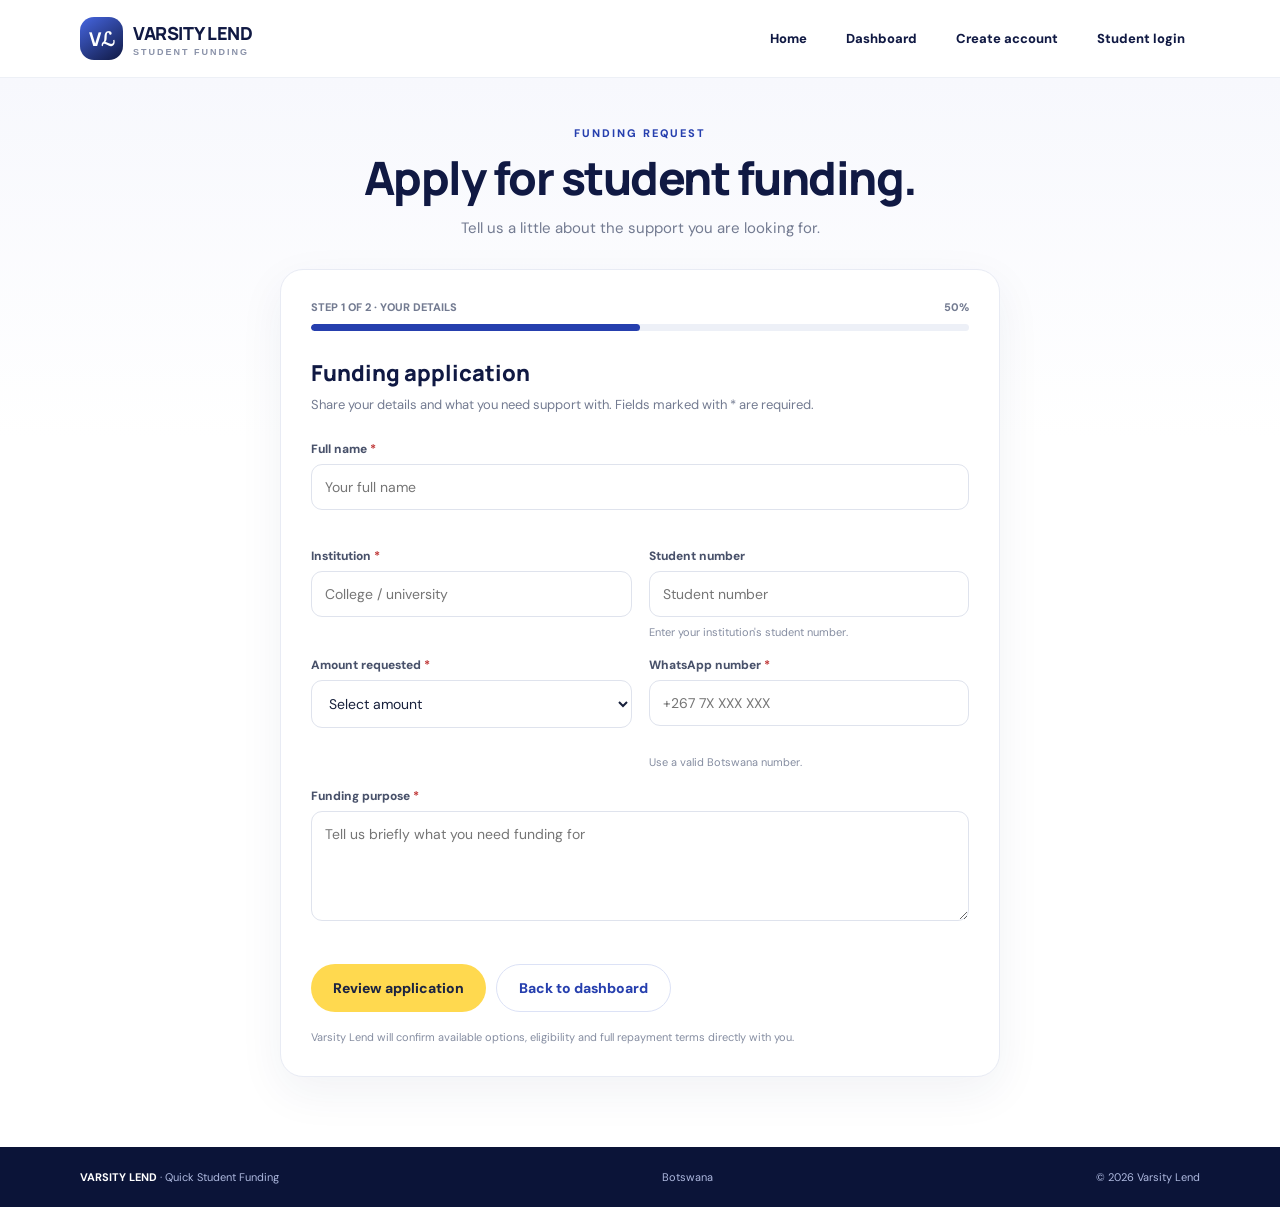
<file: apply.html>
<!DOCTYPE html>
<html lang="en">
<head>
<meta charset="UTF-8">
<meta name="viewport" content="width=device-width, initial-scale=1.0">
<meta name="theme-color" content="#101b50">
<meta name="description" content="Apply for student funding with Varsity Lend in Botswana.">
<title>Funding Application | Varsity Lend</title>

<link rel="preconnect" href="https://fonts.googleapis.com">
<link rel="preconnect" href="https://fonts.gstatic.com" crossorigin>
<link href="https://fonts.googleapis.com/css2?family=DM+Sans:wght@400;500;600;700;800&family=Manrope:wght@500;600;700;800&display=swap" rel="stylesheet">

<style>
:root {
    --navy: #101943;
    --blue: #263fae;
    --blue2: #4260d5;
    --yellow: #ffd94f;
    --ink: #17203b;
    --muted: #737b91;
    --pale: #f4f6fc;
    --white: #fff;
    --border: #e8ebf4;
    --red: #c03939;
    --green: #16834b;
}

* {
    box-sizing: border-box;
}

body {
    margin: 0;
    font-family: "DM Sans", Arial, sans-serif;
    color: var(--ink);
    background: #fff;
}

a {
    text-decoration: none;
    color: inherit;
}

button, input, select, textarea {
    font: inherit;
}

.wrap {
    width: min(1120px, calc(100% - 40px));
    margin: auto;
}

/* HEADER */

header {
    min-height: 78px;
    display: flex;
    align-items: center;
    background: #fff;
    border-bottom: 1px solid #edf0f6;
}

.nav {
    display: flex;
    align-items: center;
    justify-content: space-between;
    gap: 15px;
}

.brand {
    display: flex;
    align-items: center;
    gap: 10px;
    font-family: Manrope, Arial, sans-serif;
    font-weight: 800;
    letter-spacing: -.5px;
    color: var(--navy);
    font-size: 18px;
}

.brand-mark {
    height: 43px;
    width: 43px;
    border-radius: 14px;
    background: linear-gradient(145deg, #4666e1, #101943);
    display: grid;
    place-items: center;
    color: #fff;
    font-size: 19px;
}

.brand small {
    display: block;
    font: 700 9px Arial, sans-serif;
    letter-spacing: 2px;
    color: #8991a8;
    margin-top: 2px;
}

.navlinks {
    display: flex;
    align-items: center;
    gap: 9px;
    flex-wrap: wrap;
}

.navlinks a {
    font-size: 13px;
    font-weight: 800;
    padding: 11px 15px;
    border-radius: 30px;
    color: var(--navy);
}

.navlinks a.active,
.navlinks a.primary {
    background: var(--blue);
    color: white;
}

.navlinks a:hover {
    background: #eef1ff;
    color: var(--blue);
}

/* MAIN */

main {
    min-height: calc(100vh - 150px);
    background: linear-gradient(180deg, #f7f8fd 0%, #fff 360px);
    padding: 48px 0 70px;
}

.page-heading {
    text-align: center;
    margin: 0 auto 28px;
    max-width: 650px;
}

.kicker {
    font-size: 11px;
    font-weight: 800;
    letter-spacing: 2px;
    text-transform: uppercase;
    color: var(--blue);
}

h1 {
    font: 800 clamp(32px, 5vw, 46px)/1.12 Manrope, Arial, sans-serif;
    letter-spacing: -1.5px;
    margin: 12px 0;
    color: var(--navy);
}

.page-heading p {
    font-size: 15px;
    line-height: 1.7;
    color: var(--muted);
    margin: 0;
}

/* PANEL */

.panel {
    background: #fff;
    border: 1px solid var(--border);
    border-radius: 23px;
    padding: 30px;
    box-shadow: 0 15px 45px #1b2c6710;
    max-width: 720px;
    margin: auto;
}

.panel h2 {
    font: 800 22px Manrope, Arial, sans-serif;
    margin: 0 0 7px;
    color: var(--navy);
}

.sub {
    font-size: 13px;
    color: var(--muted);
    line-height: 1.6;
    margin: 0 0 25px;
}

/* PROGRESS */

.progress-area {
    margin-bottom: 27px;
}

.progress-labels {
    display: flex;
    justify-content: space-between;
    gap: 12px;
    margin-bottom: 10px;
}

.progress-labels span {
    font-size: 11px;
    font-weight: 800;
    color: var(--muted);
}

.progress-track {
    height: 7px;
    background: #edf0f7;
    border-radius: 20px;
    overflow: hidden;
}

.progress-fill {
    height: 100%;
    width: 50%;
    background: var(--blue);
    border-radius: 20px;
    transition: width .25s ease;
}

/* FORM */

.fields {
    display: grid;
    grid-template-columns: 1fr 1fr;
    gap: 17px;
}

.field {
    display: grid;
    gap: 7px;
    align-content: start;
}

.field.full {
    grid-column: 1 / -1;
}

label {
    font-size: 12px;
    font-weight: 800;
    color: #48516a;
}

.required {
    color: var(--red);
}

input,
select,
textarea {
    width: 100%;
    border: 1px solid #dfe3ed;
    border-radius: 11px;
    padding: 13px;
    font-size: 14px;
    color: var(--ink);
    background: #fff;
    transition: border-color .2s, box-shadow .2s;
}

input:focus,
select:focus,
textarea:focus {
    outline: 0;
    border-color: #6179dc;
    box-shadow: 0 0 0 3px #263fae12;
}

textarea {
    min-height: 110px;
    resize: vertical;
}

input.invalid,
select.invalid,
textarea.invalid {
    border-color: var(--red);
}

.field-error {
    min-height: 14px;
    font-size: 11px;
    color: var(--red);
}

.helper {
    font-size: 11px;
    line-height: 1.5;
    color: #858da1;
}

.hidden {
    display: none !important;
}

/* BUTTONS */

.btn {
    display: inline-flex;
    align-items: center;
    justify-content: center;
    border: 0;
    border-radius: 30px;
    padding: 14px 22px;
    font-weight: 800;
    font-size: 14px;
    cursor: pointer;
    transition: .2s ease;
}

.btn:hover {
    transform: translateY(-1px);
}

.btn:disabled {
    opacity: .6;
    cursor: not-allowed;
    transform: none;
}

.btn-yellow {
    background: var(--yellow);
    color: #1b2341;
}

.btn-blue {
    background: var(--blue);
    color: #fff;
}

.btn-outline {
    border: 1px solid #dce2f6;
    color: var(--blue);
    background: #fff;
}

.btn-row {
    display: flex;
    gap: 10px;
    flex-wrap: wrap;
    margin-top: 22px;
}

/* INLINE FEEDBACK */

.message {
    display: none;
    padding: 13px 15px;
    border-radius: 11px;
    font-size: 12px;
    line-height: 1.6;
    margin: 18px 0 0;
}

.message.error {
    display: block;
    background: #fff0f0;
    color: #a52b2b;
    border: 1px solid #f2cece;
}

.message.success {
    display: block;
    background: #effaf3;
    color: #176b3b;
    border: 1px solid #ccebd7;
}

/* REVIEW */

.review-list {
    border: 1px solid var(--border);
    border-radius: 15px;
    overflow: hidden;
    margin-top: 20px;
}

.review-row {
    display: grid;
    grid-template-columns: 38% 62%;
    gap: 10px;
    padding: 15px;
    border-bottom: 1px solid var(--border);
}

.review-row:last-child {
    border-bottom: 0;
}

.review-row span {
    font-size: 12px;
    color: var(--muted);
}

.review-row strong {
    font-size: 12px;
    color: var(--navy);
    overflow-wrap: anywhere;
}

.review-notice {
    padding: 16px;
    border-radius: 13px;
    background: #eef2ff;
    border: 1px solid #dce4ff;
    color: #4e5c83;
    font-size: 12px;
    line-height: 1.7;
    margin-top: 20px;
}

.note {
    font-size: 11px;
    line-height: 1.6;
    color: #858da1;
    margin: 17px 0 0;
}

/* FOOTER */

footer {
    background: #0b1438;
    color: #aeb9df;
    padding: 23px 0;
    font-size: 11px;
}

.foot {
    display: flex;
    justify-content: space-between;
    gap: 12px;
    flex-wrap: wrap;
}

.foot strong {
    color: #fff;
}

/* RESPONSIVE */

@media(max-width: 650px) {
    header {
        height: auto;
        padding: 13px 0;
    }

    .nav {
        align-items: flex-start;
        flex-direction: column;
    }

    .navlinks {
        width: 100%;
        gap: 4px;
    }

    .navlinks a {
        padding: 9px 10px;
        font-size: 12px;
    }

    main {
        padding: 38px 0 55px;
    }

    .panel {
        padding: 22px;
    }

    .fields {
        grid-template-columns: 1fr;
    }

    .field.full {
        grid-column: auto;
    }

    .btn-row {
        flex-direction: column;
    }

    .btn {
        width: 100%;
    }

    .review-row {
        grid-template-columns: 1fr;
        gap: 6px;
    }
}
</style>
</head>

<body>

<header>
    <div class="wrap nav">

        <a class="brand" href="index.html">
            <span class="brand-mark">Vℒ</span>
            <span>
                VARSITY LEND
                <small>STUDENT FUNDING</small>
            </span>
        </a>

        <nav class="navlinks">
            <a href="index.html">Home</a>
            <a href="dashboard.html">Dashboard</a>
            <a href="register.html">Create account</a>
            <a href="login.html">Student login</a>
        </nav>

    </div>
</header>

<main>
<div class="wrap">

    <div class="page-heading">
        <div class="kicker">FUNDING REQUEST</div>
        <h1>Apply for student funding.</h1>
        <p>Tell us a little about the support you are looking for.</p>
    </div>

    <section class="panel">

        <!-- APPLICATION FORM -->

        <div id="applicationSection">

            <div class="progress-area">
                <div class="progress-labels">
                    <span id="stepLabel">STEP 1 OF 2 · YOUR DETAILS</span>
                    <span id="progressPercent">50%</span>
                </div>

                <div class="progress-track">
                    <div class="progress-fill" id="progressFill"></div>
                </div>
            </div>

            <h2>Funding application</h2>
            <p class="sub">
                Share your details and what you need support with.
                Fields marked with * are required.
            </p>

            <form id="applicationForm" novalidate>

                <div class="fields">

                    <div class="field full">
                        <label for="name">
                            Full name <span class="required">*</span>
                        </label>
                        <input
                            id="name"
                            name="name"
                            type="text"
                            autocomplete="name"
                            maxlength="100"
                            placeholder="Your full name"
                            required
                        >
                        <span class="field-error" id="nameError"></span>
                    </div>

                    <div class="field">
                        <label for="institution">
                            Institution <span class="required">*</span>
                        </label>
                        <input
                            id="institution"
                            name="institution"
                            type="text"
                            maxlength="150"
                            placeholder="College / university"
                            required
                        >
                        <span class="field-error" id="institutionError"></span>
                    </div>

                    <div class="field">
                        <label for="studentnumber">Student number</label>
                        <input
                            id="studentnumber"
                            name="studentnumber"
                            type="text"
                            maxlength="50"
                            placeholder="Student number"
                        >
                        <span class="helper">Enter your institution's student number.</span>
                    </div>

                    <div class="field">
                        <label for="amount">
                            Amount requested <span class="required">*</span>
                        </label>

                        <select id="amount" name="amount" required>
                            <option value="">Select amount</option>
                            <option value="P100">P100</option>
                            <option value="P200">P200</option>
                            <option value="P300">P300</option>
                            <option value="P400">P400</option>
                            <option value="P500">P500</option>
                            <option value="P600">P600</option>
                            <option value="P700">P700</option>
                            <option value="Other / discuss">Other / discuss</option>
                        </select>

                        <span class="field-error" id="amountError"></span>
                    </div>

                    <div class="field hidden" id="otherAmountField">
                        <label for="otherAmount">Amount or details</label>
                        <input
                            id="otherAmount"
                            name="otherAmount"
                            type="text"
                            maxlength="100"
                            placeholder="Enter the amount you need"
                        >
                        <span class="field-error" id="otherAmountError"></span>
                    </div>

                    <div class="field">
                        <label for="phone">
                            WhatsApp number <span class="required">*</span>
                        </label>
                        <input
                            id="phone"
                            name="phone"
                            type="tel"
                            inputmode="tel"
                            autocomplete="tel"
                            maxlength="20"
                            placeholder="+267 7X XXX XXX"
                            required
                        >
                        <span class="field-error" id="phoneError"></span>
                        <span class="helper">Use a valid Botswana number.</span>
                    </div>

                    <div class="field full">
                        <label for="purpose">
                            Funding purpose <span class="required">*</span>
                        </label>
                        <textarea
                            id="purpose"
                            name="purpose"
                            maxlength="1000"
                            placeholder="Tell us briefly what you need funding for"
                            required
                        ></textarea>
                        <span class="field-error" id="purposeError"></span>
                    </div>

                </div>

                <div class="message" id="formMessage" role="status" aria-live="polite"></div>

                <div class="btn-row">
                    <button class="btn btn-yellow" type="submit" id="reviewButton">
                        Review application
                    </button>

                    <a class="btn btn-outline" href="dashboard.html">
                        Back to dashboard
                    </a>
                </div>

                <p class="note">
                    Varsity Lend will confirm available options, eligibility and
                    full repayment terms directly with you.
                </p>

            </form>
        </div>

        <!-- REVIEW SECTION -->

        <div id="reviewSection" class="hidden">

            <div class="progress-area">
                <div class="progress-labels">
                    <span>STEP 2 OF 2 · REVIEW YOUR DETAILS</span>
                    <span>100%</span>
                </div>

                <div class="progress-track">
                    <div class="progress-fill" style="width:100%"></div>
                </div>
            </div>

            <h2>Review your application</h2>
            <p class="sub">
                Check that everything is correct before proceeding.
            </p>

            <div class="review-list">

                <div class="review-row">
                    <span>Full name</span>
                    <strong id="reviewName"></strong>
                </div>

                <div class="review-row">
                    <span>Institution</span>
                    <strong id="reviewInstitution"></strong>
                </div>

                <div class="review-row">
                    <span>Student number</span>
                    <strong id="reviewStudentNumber"></strong>
                </div>

                <div class="review-row">
                    <span>Amount requested</span>
                    <strong id="reviewAmount"></strong>
                </div>

                <div class="review-row">
                    <span>WhatsApp number</span>
                    <strong id="reviewPhone"></strong>
                </div>

                <div class="review-row">
                    <span>Funding purpose</span>
                    <strong id="reviewPurpose"></strong>
                </div>

            </div>

            <div class="review-notice">
                <strong>Before you continue</strong><br>
                Please check your details carefully. Your application has not
                been submitted or sent for review. Secure application submission
                will be connected when the application service is ready.
            </div>

            <div class="message" id="reviewMessage" role="status" aria-live="polite"></div>

            <div class="btn-row">
                <button type="button" class="btn btn-outline" id="editButton">
                    Edit my details
                </button>

                <button type="button" class="btn btn-yellow" id="continueButton">
                    Continue
                </button>
            </div>

        </div>

    </section>

</div>
</main>

<footer>
    <div class="wrap foot">
        <span><strong>VARSITY LEND</strong> · Quick Student Funding</span>
        <span>Botswana</span>
        <span>© <span id="year"></span> Varsity Lend</span>
    </div>
</footer>

<script>
document.getElementById("year").textContent = new Date().getFullYear();

const form = document.getElementById("applicationForm");
const amountSelect = document.getElementById("amount");
const otherAmountField = document.getElementById("otherAmountField");
const otherAmountInput = document.getElementById("otherAmount");

const applicationSection = document.getElementById("applicationSection");
const reviewSection = document.getElementById("reviewSection");

const formMessage = document.getElementById("formMessage");
const reviewMessage = document.getElementById("reviewMessage");

const reviewButton = document.getElementById("reviewButton");
const editButton = document.getElementById("editButton");
const continueButton = document.getElementById("continueButton");

const fields = [
    "name",
    "institution",
    "studentnumber",
    "amount",
    "otherAmount",
    "phone",
    "purpose"
];

/* SHOW OTHER AMOUNT FIELD */

amountSelect.addEventListener("change", function () {
    const isOther = amountSelect.value === "Other / discuss";

    otherAmountField.classList.toggle("hidden", !isOther);
    otherAmountInput.required = isOther;

    clearFieldError("amount");
    clearFieldError("otherAmount");
});

/* INLINE FIELD ERRORS */

function showFieldError(fieldId, message) {
    const field = document.getElementById(fieldId);
    const error = document.getElementById(fieldId + "Error");

    if (field) {
        field.classList.add("invalid");
        field.setAttribute("aria-invalid", "true");
    }

    if (error) {
        error.textContent = message;
    }
}

function clearFieldError(fieldId) {
    const field = document.getElementById(fieldId);
    const error = document.getElementById(fieldId + "Error");

    if (field) {
        field.classList.remove("invalid");
        field.removeAttribute("aria-invalid");
    }

    if (error) {
        error.textContent = "";
    }
}

function clearAllErrors() {
    fields.forEach(clearFieldError);

    formMessage.className = "message";
    formMessage.textContent = "";
}

/* BOTSWANA PHONE VALIDATION */

function isValidBotswanaPhone(value) {
    const digits = value.replace(/\D/g, "");

    if (digits.length === 8) {
        return /^[0-9]{8}$/.test(digits) && /^[357][0-9]{7}$/.test(digits);
    }

    if (digits.length === 11 && digits.startsWith("267")) {
        const localNumber = digits.slice(3);
        return /^[357][0-9]{7}$/.test(localNumber);
    }

    return false;
}

/* VALIDATE FORM */

function validateApplication() {
    clearAllErrors();

    let valid = true;
    let firstInvalidField = null;

    function fail(fieldId, message) {
        showFieldError(fieldId, message);
        valid = false;

        if (!firstInvalidField) {
            firstInvalidField = document.getElementById(fieldId);
        }
    }

    const name = document.getElementById("name").value.trim();
    const institution = document.getElementById("institution").value.trim();
    const amount = amountSelect.value;
    const phone = document.getElementById("phone").value.trim();
    const purpose = document.getElementById("purpose").value.trim();
    const otherAmount = otherAmountInput.value.trim();

    if (name.length < 2) {
        fail("name", "Please enter your full name.");
    }

    if (institution.length < 2) {
        fail("institution", "Please enter your institution.");
    }

    if (!amount) {
        fail("amount", "Please select an amount.");
    }

    if (amount === "Other / discuss" && !otherAmount) {
        fail("otherAmount", "Please provide the amount or details.");
    }

    if (phone && !isValidBotswanaPhone(phone)) {
        fail("phone", "Enter a valid Botswana mobile number.");
    } else if (!phone) {
        fail("phone", "Please enter your WhatsApp number.");
    }

    if (purpose.length < 10) {
        fail("purpose", "Please explain your funding purpose in at least 10 characters.");
    }

    if (!valid) {
        formMessage.className = "message error";
        formMessage.textContent = "Please correct the highlighted fields before continuing.";

        if (firstInvalidField) {
            firstInvalidField.focus();
            firstInvalidField.scrollIntoView({
                behavior: "smooth",
                block: "center"
            });
        }
    }

    return valid;
}

/* LIVE ERROR CLEARING */

fields.forEach(function (fieldId) {
    const field = document.getElementById(fieldId);

    if (!field) return;

    field.addEventListener("input", function () {
        clearFieldError(fieldId);
    });

    field.addEventListener("change", function () {
        clearFieldError(fieldId);
    });
});

/* SHOW REVIEW */

function showReview() {
    const name = document.getElementById("name").value.trim();
    const institution = document.getElementById("institution").value.trim();
    const studentNumber = document.getElementById("studentnumber").value.trim();
    const amount = amountSelect.value;
    const otherAmount = otherAmountInput.value.trim();
    const phone = document.getElementById("phone").value.trim();
    const purpose = document.getElementById("purpose").value.trim();

    document.getElementById("reviewName").textContent = name;
    document.getElementById("reviewInstitution").textContent = institution;
    document.getElementById("reviewStudentNumber").textContent = studentNumber || "Not provided";

    document.getElementById("reviewAmount").textContent =
        amount === "Other / discuss"
            ? "Other / discuss — " + otherAmount
            : amount;

    document.getElementById("reviewPhone").textContent = phone;
    document.getElementById("reviewPurpose").textContent = purpose;

    applicationSection.classList.add("hidden");
    reviewSection.classList.remove("hidden");

    document.getElementById("stepLabel").textContent = "STEP 2 OF 2";
    document.getElementById("progressPercent").textContent = "100%";
    document.getElementById("progressFill").style.width = "100%";

    window.scrollTo({
        top: 0,
        behavior: "smooth"
    });
}

/* FORM SUBMISSION: FRONTEND REVIEW ONLY */

form.addEventListener("submit", function (event) {
    event.preventDefault();

    if (!validateApplication()) {
        return;
    }

    reviewButton.disabled = true;
    reviewButton.textContent = "Preparing review...";

    showReview();

    reviewButton.disabled = false;
    reviewButton.textContent = "Review application";
});

/* EDIT DETAILS */

editButton.addEventListener("click", function () {
    reviewSection.classList.add("hidden");
    applicationSection.classList.remove("hidden");

    reviewMessage.className = "message";
    reviewMessage.textContent = "";

    window.scrollTo({
        top: 0,
        behavior: "smooth"
    });
});

/* CONTINUE */

continueButton.addEventListener("click", function () {
    reviewMessage.className = "message error";
    reviewMessage.textContent =
        "Your details have been reviewed, but applications cannot be submitted yet. Secure application submission will be enabled when the application service is connected.";
    
    reviewMessage.scrollIntoView({
        behavior: "smooth",
        block: "center"
    });
});
</script>

</body>
</html>
</file>
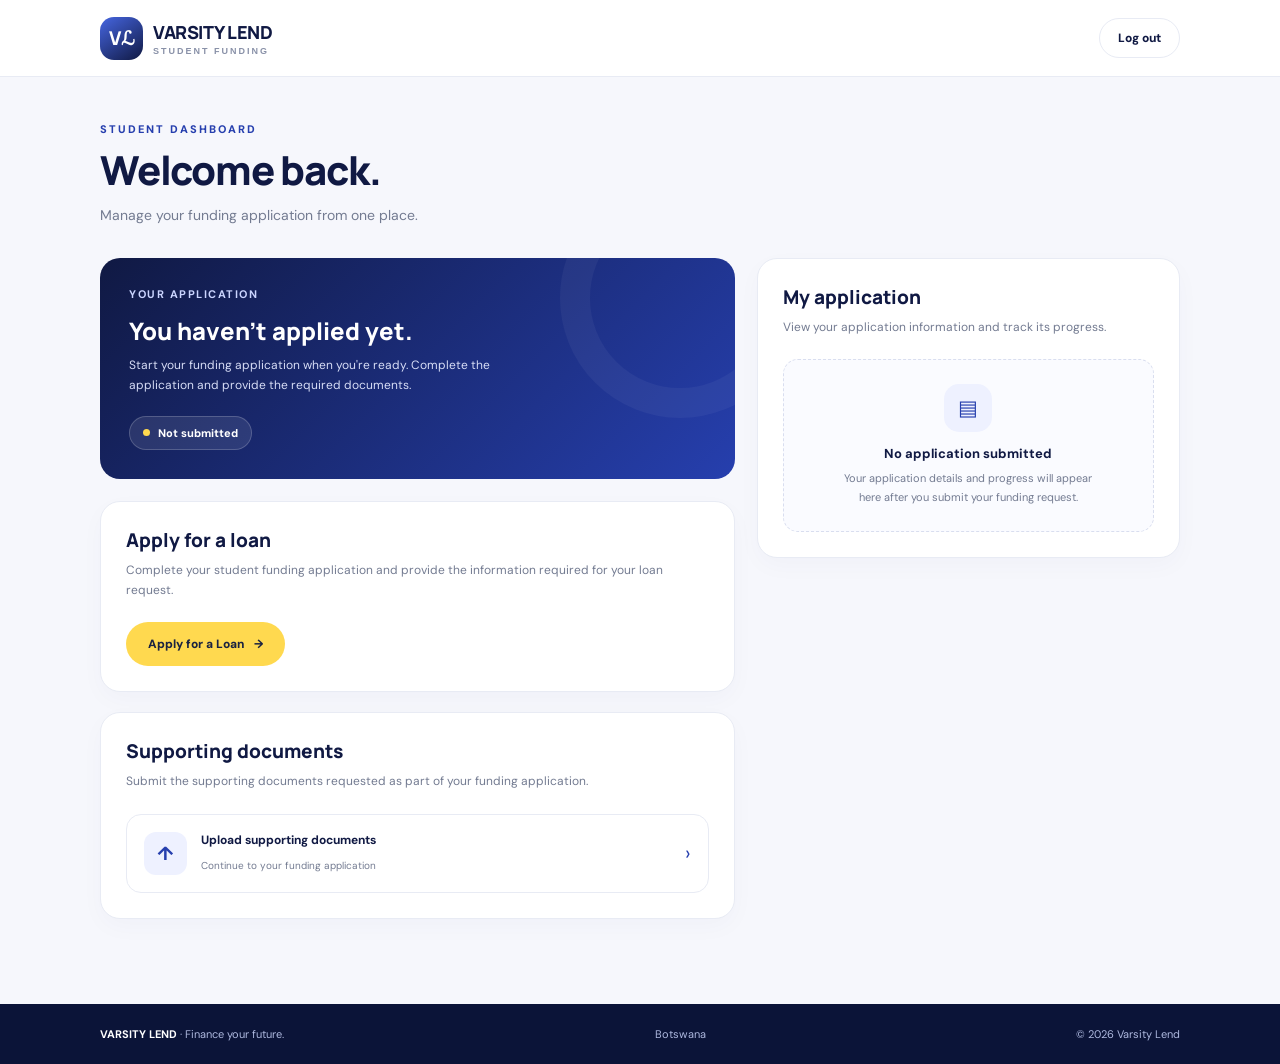
<file: dashboard.html>
<!DOCTYPE html>
<html lang="en">
<head>
<meta charset="UTF-8">
<meta name="viewport" content="width=device-width, initial-scale=1.0">
<meta name="theme-color" content="#101943">
<meta name="description" content="Your Varsity Lend student funding dashboard.">
<title>Student Dashboard | Varsity Lend</title>

<link rel="preconnect" href="https://fonts.googleapis.com">
<link rel="preconnect" href="https://fonts.gstatic.com" crossorigin>
<link href="https://fonts.googleapis.com/css2?family=DM+Sans:wght@400;500;600;700;800&family=Manrope:wght@500;600;700;800&display=swap" rel="stylesheet">

<style>
:root {
    --navy: #101943;
    --blue: #263fae;
    --blue-light: #eef1ff;
    --yellow: #ffd94f;
    --ink: #17203b;
    --muted: #737b91;
    --background: #f6f7fc;
    --white: #ffffff;
    --border: #e8ebf4;
}

* {
    box-sizing: border-box;
}

body {
    margin: 0;
    font-family: "DM Sans", Arial, sans-serif;
    color: var(--ink);
    background: var(--background);
}

a {
    text-decoration: none;
    color: inherit;
}

button {
    font-family: inherit;
}

.wrap {
    width: min(1080px, calc(100% - 40px));
    margin: auto;
}

/* HEADER */

header {
    background: var(--white);
    border-bottom: 1px solid var(--border);
}

.nav {
    min-height: 76px;
    display: flex;
    justify-content: space-between;
    align-items: center;
    gap: 20px;
}

.brand {
    display: flex;
    align-items: center;
    gap: 10px;
    font-family: Manrope, Arial, sans-serif;
    font-weight: 800;
    color: var(--navy);
    font-size: 18px;
    letter-spacing: -.5px;
}

.brand-mark {
    height: 43px;
    width: 43px;
    border-radius: 14px;
    background: linear-gradient(145deg, #4666e1, #101943);
    display: grid;
    place-items: center;
    color: white;
    font-size: 19px;
}

.brand small {
    display: block;
    font: 700 9px Arial, sans-serif;
    letter-spacing: 2px;
    color: #8991a8;
    margin-top: 2px;
}

.logout {
    border: 1px solid var(--border);
    background: white;
    color: var(--navy);
    padding: 11px 18px;
    border-radius: 30px;
    font-size: 12px;
    font-weight: 800;
    cursor: pointer;
    transition: .2s;
}

.logout:hover {
    background: #fff0f0;
    border-color: #f0caca;
    color: #b42318;
}

/* MAIN */

main {
    min-height: calc(100vh - 150px);
    padding: 45px 0 65px;
}

.welcome {
    margin-bottom: 30px;
}

.kicker {
    color: var(--blue);
    font-size: 11px;
    font-weight: 800;
    letter-spacing: 2px;
    text-transform: uppercase;
}

h1 {
    font: 800 clamp(29px, 5vw, 40px)/1.2 Manrope, Arial, sans-serif;
    color: var(--navy);
    letter-spacing: -1.2px;
    margin: 10px 0;
}

.welcome p {
    color: var(--muted);
    font-size: 14px;
    line-height: 1.7;
    margin: 0;
}

.student-email {
    color: var(--blue);
    font-size: 12px;
    font-weight: 700;
    margin-top: 9px;
    overflow-wrap: anywhere;
}

/* DASHBOARD GRID */

.dashboard-grid {
    display: grid;
    grid-template-columns: 1.5fr 1fr;
    gap: 22px;
    align-items: start;
}

/* PANELS */

.panel {
    background: white;
    border: 1px solid var(--border);
    border-radius: 20px;
    padding: 25px;
    box-shadow: 0 8px 25px #1b2c6707;
    margin-bottom: 20px;
}

.panel h2 {
    font: 800 19px Manrope, Arial, sans-serif;
    color: var(--navy);
    margin: 0 0 7px;
}

.panel-description {
    font-size: 12px;
    line-height: 1.7;
    color: var(--muted);
    margin: 0 0 22px;
}

/* APPLICATION STATUS */

.application-card {
    background: linear-gradient(135deg, #101943, #263fae);
    border-radius: 20px;
    padding: 29px;
    color: white;
    margin-bottom: 22px;
    position: relative;
    overflow: hidden;
}

.application-card::after {
    content: "";
    position: absolute;
    width: 180px;
    height: 180px;
    border: 30px solid #ffffff0b;
    border-radius: 50%;
    right: -65px;
    top: -80px;
    pointer-events: none;
}

.application-card .label {
    color: #cbd5ff;
    font-size: 11px;
    font-weight: 700;
    letter-spacing: 1.5px;
    text-transform: uppercase;
}

.application-card h2 {
    color: white;
    font: 800 24px Manrope, Arial, sans-serif;
    margin: 13px 0 8px;
}

.application-card p {
    color: #d7ddf6;
    font-size: 12px;
    line-height: 1.7;
    margin: 0;
    max-width: 390px;
}

.application-status {
    display: inline-flex;
    align-items: center;
    gap: 8px;
    margin-top: 20px;
    padding: 9px 13px;
    background: #ffffff18;
    border: 1px solid #ffffff30;
    border-radius: 30px;
    font-size: 11px;
    font-weight: 800;
}

.status-dot {
    width: 7px;
    height: 7px;
    background: var(--yellow);
    border-radius: 50%;
}

/* BUTTONS */

.btn {
    display: inline-flex;
    justify-content: center;
    align-items: center;
    padding: 14px 22px;
    border-radius: 30px;
    font-size: 12px;
    font-weight: 800;
    transition: .2s;
    border: 0;
    cursor: pointer;
}

.btn:hover {
    transform: translateY(-2px);
}

.btn-yellow {
    background: var(--yellow);
    color: #1b2341;
}

/* DOCUMENTS */

.document-box {
    display: flex;
    align-items: center;
    gap: 14px;
    padding: 17px;
    border: 1px solid var(--border);
    border-radius: 15px;
    transition: .2s;
}

.document-box:hover {
    border-color: #b7c3f5;
    background: #fafbff;
}

.document-icon {
    width: 43px;
    height: 43px;
    border-radius: 12px;
    background: var(--blue-light);
    color: var(--blue);
    display: grid;
    place-items: center;
    font-size: 19px;
    font-weight: 800;
    flex-shrink: 0;
}

.document-info {
    flex: 1;
}

.document-info strong {
    display: block;
    font-size: 12px;
    color: var(--navy);
    margin-bottom: 5px;
}

.document-info span {
    color: var(--muted);
    font-size: 10px;
    line-height: 1.5;
}

.document-arrow {
    color: var(--blue);
    font-size: 20px;
}

/* APPLICATION DETAILS */

.application-details {
    display: grid;
    gap: 0;
}

.detail-row {
    display: flex;
    justify-content: space-between;
    gap: 15px;
    padding: 15px 0;
    border-bottom: 1px solid var(--border);
    font-size: 12px;
}

.detail-row:last-child {
    border-bottom: 0;
}

.detail-row span {
    color: var(--muted);
}

.detail-row strong {
    color: var(--navy);
    text-align: right;
}

/* EMPTY STATE */

.empty-state {
    text-align: center;
    padding: 24px 12px;
    background: #fafbff;
    border: 1px dashed #d9deef;
    border-radius: 15px;
}

.empty-icon {
    width: 48px;
    height: 48px;
    border-radius: 15px;
    background: var(--blue-light);
    color: var(--blue);
    display: grid;
    place-items: center;
    font-size: 21px;
    margin: 0 auto 13px;
}

.empty-state strong {
    display: block;
    font-size: 13px;
    color: var(--navy);
    margin-bottom: 7px;
}

.empty-state p {
    color: var(--muted);
    font-size: 11px;
    line-height: 1.7;
    margin: 0 auto;
    max-width: 270px;
}

/* FOOTER */

footer {
    background: #0b1438;
    color: #aeb9df;
    padding: 23px 0;
    font-size: 11px;
}

.foot {
    display: flex;
    justify-content: space-between;
    gap: 12px;
    flex-wrap: wrap;
}

.foot strong {
    color: white;
}

/* RESPONSIVE */

@media(max-width: 800px) {
    .dashboard-grid {
        grid-template-columns: 1fr;
    }
}

@media(max-width: 600px) {
    .wrap {
        width: min(100% - 30px, 1080px);
    }

    .nav {
        min-height: 70px;
    }

    .brand {
        font-size: 15px;
    }

    .brand-mark {
        width: 39px;
        height: 39px;
    }

    .logout {
        padding: 10px 14px;
    }

    main {
        padding: 32px 0 45px;
    }

    .panel {
        padding: 19px;
    }

    .application-card {
        padding: 22px;
    }

    .application-card h2 {
        font-size: 21px;
    }

    .btn {
        width: 100%;
    }

    .foot {
        flex-direction: column;
    }
}
</style>
</head>

<body>

<header>
    <div class="wrap nav">

        <a class="brand" href="index.html">
            <span class="brand-mark">Vℒ</span>
            <span>
                VARSITY LEND
                <small>STUDENT FUNDING</small>
            </span>
        </a>

        <button class="logout" id="logoutButton" type="button">
            Log out
        </button>

    </div>
</header>

<main>
<div class="wrap">

    <!-- WELCOME -->

    <section class="welcome">
        <div class="kicker">STUDENT DASHBOARD</div>
        <h1>Welcome back.</h1>
        <p>Manage your funding application from one place.</p>
        <div class="student-email" id="studentEmail"></div>
    </section>

    <!-- DASHBOARD CONTENT -->

    <div class="dashboard-grid">

        <!-- MAIN COLUMN -->

        <div>

            <!-- APPLICATION STATUS -->

            <section class="application-card">
                <div class="label">YOUR APPLICATION</div>

                <h2 id="applicationHeading">
                    You haven't applied yet.
                </h2>

                <p id="applicationDescription">
                    Start your funding application when you're ready.
                    Complete the application and provide the required documents.
                </p>

                <div class="application-status">
                    <span class="status-dot"></span>
                    <span id="applicationStatus">Not submitted</span>
                </div>
            </section>

            <!-- APPLY FOR LOAN -->

            <section class="panel">
                <h2>Apply for a loan</h2>

                <p class="panel-description">
                    Complete your student funding application and provide
                    the information required for your loan request.
                </p>

                <a href="apply.html" class="btn btn-yellow">
                    Apply for a Loan &nbsp; →
                </a>
            </section>

            <!-- DOCUMENTS -->

            <section class="panel">
                <h2>Supporting documents</h2>

                <p class="panel-description">
                    Submit the supporting documents requested as part
                    of your funding application.
                </p>

                <a href="apply.html" class="document-box">
                    <div class="document-icon">↑</div>

                    <div class="document-info">
                        <strong>Upload supporting documents</strong>
                        <span>Continue to your funding application</span>
                    </div>

                    <div class="document-arrow">›</div>
                </a>
            </section>

        </div>

        <!-- RIGHT COLUMN -->

        <aside>

            <section class="panel">
                <h2>My application</h2>

                <p class="panel-description">
                    View your application information and track its progress.
                </p>

                <div class="empty-state">
                    <div class="empty-icon">▤</div>

                    <strong id="myApplicationHeading">
                        No application submitted
                    </strong>

                    <p id="myApplicationDescription">
                        Your application details and progress will appear
                        here after you submit your funding request.
                    </p>
                </div>
            </section>

        </aside>

    </div>

</div>
</main>

<footer>
    <div class="wrap foot">
        <span><strong>VARSITY LEND</strong> · Finance your future.</span>
        <span>Botswana</span>
        <span>© <span id="year"></span> Varsity Lend</span>
    </div>
</footer>

<script>
document.getElementById("year").textContent =
    new Date().getFullYear();

/* DISPLAY THE SIGNED-IN EMAIL */

const studentEmail = sessionStorage.getItem("varsityLendPreviewEmail");

if (studentEmail) {
    document.getElementById("studentEmail").textContent = studentEmail;
}

/* LOG OUT */

document.getElementById("logoutButton").addEventListener("click", function () {
    sessionStorage.removeItem("varsityLendPreview");
    sessionStorage.removeItem("varsityLendPreviewEmail");

    window.location.href = "login.html";
});
</script>

</body>
</html>
</file>
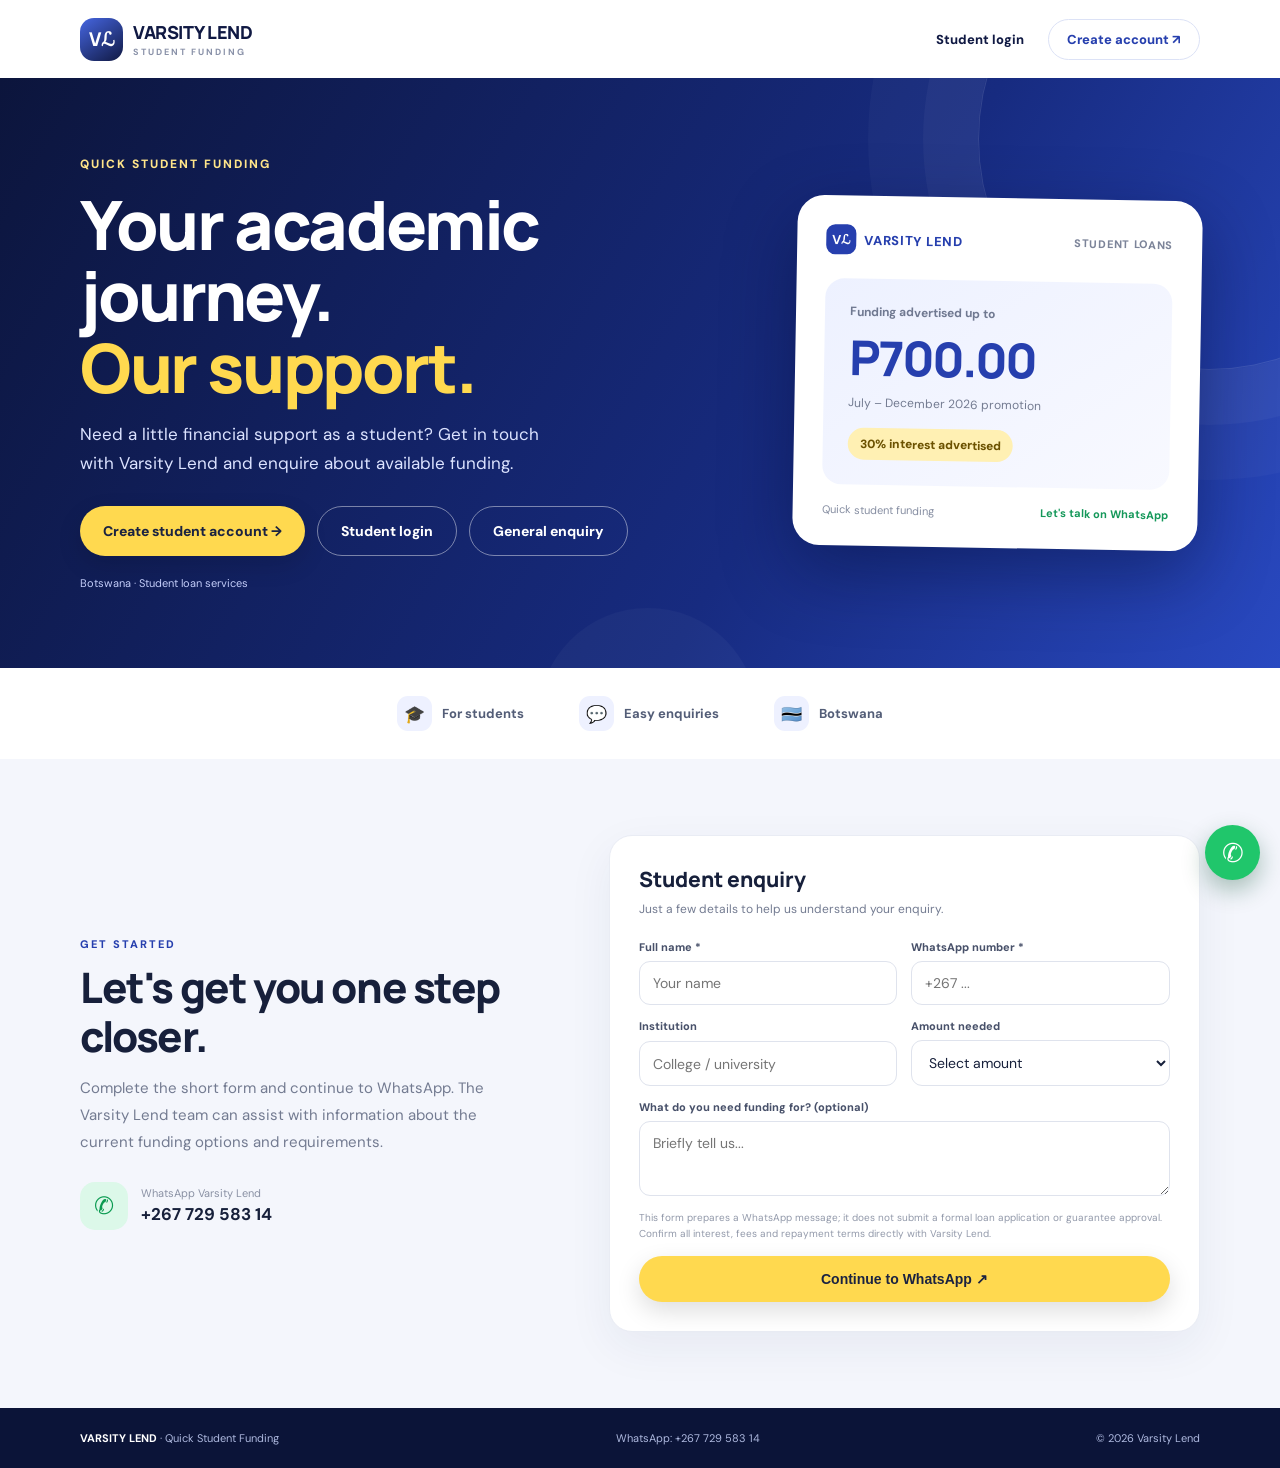
<file: index-connected.html>
<!DOCTYPE html>
<html lang="en">
<head>
  <meta charset="UTF-8">
  <meta name="viewport" content="width=device-width, initial-scale=1.0">
  <meta name="description" content="Varsity Lend — quick student funding enquiries in Botswana.">
  <meta name="theme-color" content="#101b50">
  <title>Varsity Lend | Quick Student Funding</title>
  <link rel="preconnect" href="https://fonts.googleapis.com">
  <link rel="preconnect" href="https://fonts.gstatic.com" crossorigin>
  <link href="https://fonts.googleapis.com/css2?family=DM+Sans:wght@400;500;600;700;800&family=Manrope:wght@500;600;700;800&display=swap" rel="stylesheet">
  <style>
    :root {
      --navy:#101943; --blue:#263fae; --blue2:#4260d5; --yellow:#ffd94f;
      --ink:#17203b; --muted:#737b91; --pale:#f4f6fc; --white:#fff;
    }
    *{box-sizing:border-box}
    html{scroll-behavior:smooth}
    body{margin:0;font-family:"DM Sans",sans-serif;color:var(--ink);background:#fff}
    a{text-decoration:none;color:inherit}
    .wrap{width:min(1120px,calc(100% - 40px));margin:auto}
    header{height:78px;display:flex;align-items:center;background:#fff;position:relative;z-index:5}
    .nav{display:flex;align-items:center;justify-content:space-between}
    .brand{display:flex;align-items:center;gap:10px;font-family:Manrope,sans-serif;font-weight:800;letter-spacing:-.5px;color:var(--navy);font-size:18px}
    .brand-mark{height:43px;width:43px;border-radius:14px;background:linear-gradient(145deg,#4666e1,#101943);display:grid;place-items:center;color:#fff;font-size:19px}
    .brand small{display:block;font:700 9px "DM Sans",sans-serif;letter-spacing:2px;color:#8991a8;margin-top:2px}
    .nav-actions{display:flex;align-items:center;gap:12px}
    .nav-login{font-size:13px;font-weight:800;color:var(--navy);padding:11px 12px;border-radius:30px}
    .nav-cta{font-size:13px;font-weight:800;color:var(--blue);border:1px solid #dce2f6;padding:11px 18px;border-radius:30px}
    .nav-login:hover,.nav-cta:hover{background:#f4f6fc}
    .hero{background:linear-gradient(120deg,#0c153c 0%,#172b80 62%,#2949c1 100%);color:#fff;overflow:hidden;position:relative}
    .hero:before{content:"";position:absolute;width:460px;height:460px;border:1px solid #ffffff20;border-radius:50%;right:-160px;top:-170px;box-shadow:0 0 0 55px #ffffff09,0 0 0 110px #ffffff07}
    .hero:after{content:"";position:absolute;width:220px;height:220px;background:#ffffff08;border-radius:50%;left:42%;bottom:-160px}
    .hero-grid{position:relative;z-index:1;min-height:590px;display:grid;grid-template-columns:1.05fr .95fr;align-items:center;gap:35px;padding:65px 0}
    .eyebrow{font-size:12px;text-transform:uppercase;letter-spacing:2px;color:#ffe58a;font-weight:800}
    h1{font:800 clamp(43px,5.5vw,68px)/1.05 Manrope,sans-serif;letter-spacing:-2.4px;margin:17px 0}
    h1 span{color:var(--yellow)}
    .intro{font-size:17px;line-height:1.7;color:#dce3ff;max-width:480px;margin:0 0 28px}
    .actions{display:flex;gap:12px;flex-wrap:wrap}
    .btn{display:inline-flex;align-items:center;justify-content:center;border-radius:30px;padding:15px 23px;font-weight:800;font-size:14px;transition:.2s}
    .btn:hover{transform:translateY(-2px)}
    .btn-yellow{background:var(--yellow);color:#1b2341;box-shadow:0 9px 24px #0002}
    .btn-ghost{border:1px solid #ffffff70;color:#fff}
    .tiny{margin-top:20px;font-size:11px;color:#c4cefa}
    .promo{background:#fff;color:var(--ink);border-radius:27px;padding:29px;max-width:405px;width:100%;justify-self:end;box-shadow:0 25px 70px #030a2d66;transform:rotate(1deg)}
    .promo-top{display:flex;align-items:center;justify-content:space-between;font-size:11px;color:#7c8499;font-weight:800;letter-spacing:.7px}
    .promo-logo{display:flex;align-items:center;gap:8px;color:var(--blue);font-size:13px}
    .promo-logo b{background:var(--blue);color:#fff;width:30px;height:30px;border-radius:9px;display:grid;place-items:center}
    .promo-main{background:linear-gradient(145deg,#edf1ff,#f8f9ff);border-radius:19px;margin:24px 0 18px;padding:25px}
    .promo-label{font-size:12px;color:#707991;font-weight:700}
    .amount{font:800 48px Manrope,sans-serif;letter-spacing:-2px;color:var(--blue);margin:5px 0}
    .promo-period{font-size:12px;color:#737b91}
    .interest{display:inline-block;background:#fff0b3;color:#6c5200;border-radius:30px;padding:8px 12px;font-size:12px;font-weight:800;margin-top:17px}
    .promo-bottom{display:flex;justify-content:space-between;gap:12px;font-size:11px;color:#858da1}
    .promo-bottom strong{color:#15985a}
    .quick-info{padding:28px 0;background:#fff}
    .quick-row{display:flex;align-items:center;justify-content:center;gap:55px;flex-wrap:wrap}
    .quick-item{display:flex;align-items:center;gap:10px;color:#535d77;font-weight:700;font-size:13px}
    .quick-icon{height:35px;width:35px;border-radius:11px;background:#eef1ff;color:var(--blue);display:grid;place-items:center;font-size:17px}
    .contact{padding:76px 0;background:var(--pale)}
    .contact-grid{display:grid;grid-template-columns:.9fr 1.1fr;gap:45px;align-items:center}
    .kicker{font-size:11px;font-weight:800;letter-spacing:2px;text-transform:uppercase;color:var(--blue)}
    h2{font:800 clamp(30px,4vw,42px)/1.15 Manrope,sans-serif;letter-spacing:-1.4px;margin:12px 0}
    .contact-copy p{font-size:15px;line-height:1.8;color:var(--muted);max-width:410px}
    .direct{margin-top:26px;display:flex;align-items:center;gap:13px}
    .wa-icon{height:48px;width:48px;border-radius:15px;background:#dcf8e9;color:#0a9a50;display:grid;place-items:center;font-size:24px}
    .direct small{display:block;color:#8a91a4;font-size:11px;margin-bottom:3px}
    .direct strong{font-size:17px}
    .form-card{background:#fff;border-radius:23px;padding:29px;box-shadow:0 15px 45px #1b2c6710;border:1px solid #e9ecf4}
    .form-card h3{font:800 21px Manrope,sans-serif;margin:0 0 7px}
    .form-card>p{color:var(--muted);font-size:12px;margin:0 0 21px;line-height:1.6}
    .fields{display:grid;grid-template-columns:1fr 1fr;gap:14px}
    .field{display:grid;gap:7px}
    .field.full{grid-column:1/-1}
    label{font-size:11px;font-weight:800;color:#48516a}
    input,select,textarea{width:100%;border:1px solid #dfe3ed;border-radius:11px;padding:12px 13px;font:14px "DM Sans",sans-serif;color:var(--ink);outline:none;background:#fff}
    input:focus,select:focus,textarea:focus{border-color:#6179dc;box-shadow:0 0 0 3px #263fae12}
    textarea{min-height:75px;resize:vertical}
    .form-note{font-size:10px!important;color:#9299aa!important;line-height:1.5;margin:14px 0!important}
    .submit{width:100%;border:0;cursor:pointer}
    footer{background:#0b1438;color:#aeb9df;padding:23px 0;font-size:11px}
    .foot{display:flex;justify-content:space-between;gap:12px;flex-wrap:wrap}
    .foot strong{color:#fff}
    .whatsapp{position:fixed;right:20px;bottom:20px;height:55px;width:55px;border-radius:50%;background:#20c66b;color:#fff;display:grid;place-items:center;font-size:26px;box-shadow:0 10px 25px #064c2c55;z-index:10}
    @media(max-width:760px){
      .hero-grid{grid-template-columns:1fr;min-height:auto;padding:60px 0;gap:38px}
      .promo{justify-self:start;transform:none;max-width:460px}
      .contact-grid{grid-template-columns:1fr;gap:28px}
      .quick-row{gap:17px 25px;justify-content:flex-start}
    }
    @media(max-width:520px){
      .wrap{width:calc(100% - 30px)}
      header{height:70px}
      .brand{font-size:16px}
      .nav-actions{gap:4px}
      .nav-login{font-size:11px;padding:9px 7px}
      .nav-cta{font-size:11px;padding:9px 11px}
      .hero-grid{padding:49px 0 55px}
      h1{font-size:44px}
      .intro{font-size:15px}
      .promo{padding:20px}
      .amount{font-size:43px}
      .quick-info{padding:22px 0}
      .quick-row{display:grid;grid-template-columns:1fr 1fr}
      .quick-item{font-size:11px}
      .contact{padding:57px 0}
      .form-card{padding:21px}
      .fields{grid-template-columns:1fr}
      .field.full{grid-column:auto}
      .foot{flex-direction:column}
    }
  </style>
</head>
<body>
  <header>
    <div class="wrap nav">
      <a class="brand" href="#home"><span class="brand-mark">Vℒ</span><span>VARSITY LEND<small>STUDENT FUNDING</small></span></a>
      <div class="nav-actions">
        <a class="nav-login" href="login.html">Student login</a>
        <a class="nav-cta" href="register.html">Create account ↗</a>
      </div>
    </div>
  </header>

  <main>
    <section class="hero" id="home">
      <div class="wrap hero-grid">
        <div>
          <div class="eyebrow">Quick student funding</div>
          <h1>Your academic journey.<br><span>Our support.</span></h1>
          <p class="intro">Need a little financial support as a student? Get in touch with Varsity Lend and enquire about available funding.</p>
          <div class="actions">
            <a class="btn btn-yellow" href="register.html">Create student account →</a>
            <a class="btn btn-ghost" href="login.html">Student login</a>
            <a class="btn btn-ghost" href="#enquire">General enquiry</a>
          </div>
          <div class="tiny">Botswana · Student loan services</div>
        </div>

        <div class="promo">
          <div class="promo-top"><div class="promo-logo"><b>Vℒ</b> VARSITY LEND</div><span>STUDENT LOANS</span></div>
          <div class="promo-main">
            <div class="promo-label">Funding advertised up to</div>
            <div class="amount">P700.00</div>
            <div class="promo-period">July – December 2026 promotion</div>
            <div class="interest">30% interest advertised</div>
          </div>
          <div class="promo-bottom"><span>Quick student funding</span><strong>Let's talk on WhatsApp</strong></div>
        </div>
      </div>
    </section>

    <div class="quick-info">
      <div class="wrap quick-row">
        <div class="quick-item"><span class="quick-icon">🎓</span> For students</div>
        <div class="quick-item"><span class="quick-icon">💬</span> Easy enquiries</div>
        <div class="quick-item"><span class="quick-icon">🇧🇼</span> Botswana</div>
      </div>
    </div>

    <section class="contact" id="enquire">
      <div class="wrap contact-grid">
        <div class="contact-copy">
          <div class="kicker">Get started</div>
          <h2>Let's get you one step closer.</h2>
          <p>Complete the short form and continue to WhatsApp. The Varsity Lend team can assist with information about the current funding options and requirements.</p>
          <div class="direct">
            <span class="wa-icon">✆</span>
            <span><small>WhatsApp Varsity Lend</small><strong>+267 729 583 14</strong></span>
          </div>
        </div>

        <form class="form-card" id="enquiryForm">
          <h3>Student enquiry</h3>
          <p>Just a few details to help us understand your enquiry.</p>
          <div class="fields">
            <div class="field"><label for="name">Full name *</label><input id="name" name="name" placeholder="Your name" required></div>
            <div class="field"><label for="phone">WhatsApp number *</label><input id="phone" name="phone" type="tel" placeholder="+267 ..." required></div>
            <div class="field"><label for="school">Institution</label><input id="school" name="school" placeholder="College / university"></div>
            <div class="field"><label for="amount">Amount needed</label><select id="amount" name="amount"><option value="">Select amount</option><option>P100</option><option>P200</option><option>P300</option><option>P400</option><option>P500</option><option>P600</option><option>P700</option><option>Other / not sure</option></select></div>
            <div class="field full"><label for="reason">What do you need funding for? (optional)</label><textarea id="reason" name="reason" placeholder="Briefly tell us..."></textarea></div>
          </div>
          <p class="form-note">This form prepares a WhatsApp message; it does not submit a formal loan application or guarantee approval. Confirm all interest, fees and repayment terms directly with Varsity Lend.</p>
          <button class="btn btn-yellow submit" type="submit">Continue to WhatsApp ↗</button>
        </form>
      </div>
    </section>
  </main>

  <footer>
    <div class="wrap foot">
      <span><strong>VARSITY LEND</strong> · Quick Student Funding</span>
      <span>WhatsApp: +267 729 583 14</span>
      <span>© <span id="year"></span> Varsity Lend</span>
    </div>
  </footer>

  <a class="whatsapp" href="https://wa.me/26772958314" target="_blank" rel="noopener" aria-label="WhatsApp Varsity Lend">✆</a>

  <script>
    document.getElementById('year').textContent = new Date().getFullYear();
    document.getElementById('enquiryForm').addEventListener('submit', function(e) {
      e.preventDefault();
      if (!this.reportValidity()) return;
      const d = new FormData(this);
      const message = [
        'Hello Varsity Lend, I would like to make a student funding enquiry.',
        '',
        'Name: ' + d.get('name'),
        'WhatsApp number: ' + d.get('phone'),
        'Institution: ' + (d.get('school') || 'Not provided'),
        'Amount needed: ' + (d.get('amount') || 'Not specified'),
        'Funding purpose: ' + (d.get('reason') || 'Not specified'),
        '',
        'Please share the current requirements and full loan terms. Thank you.'
      ].join('\n');
      window.open('https://wa.me/26772958314?text=' + encodeURIComponent(message), '_blank', 'noopener');
    });
  </script>
</body>
</html>
</file>
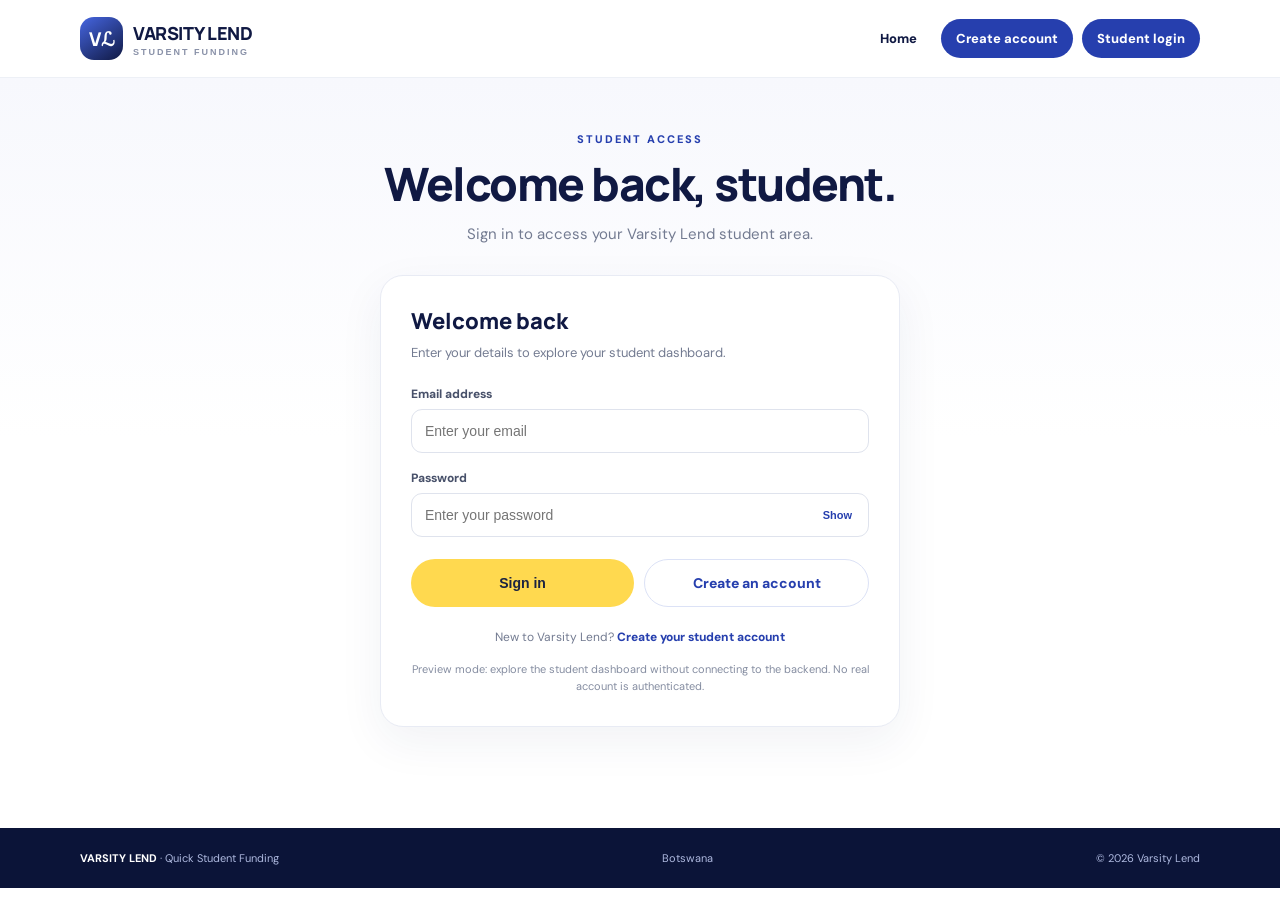
<file: login.html>
<!DOCTYPE html>
<html lang="en">
<head>
<meta charset="UTF-8">
<meta name="viewport" content="width=device-width, initial-scale=1.0">
<meta name="theme-color" content="#101b50">
<title>Student Login | Varsity Lend</title>

<link rel="preconnect" href="https://fonts.googleapis.com">
<link rel="preconnect" href="https://fonts.gstatic.com" crossorigin>
<link href="https://fonts.googleapis.com/css2?family=DM+Sans:wght@400;500;600;700;800&family=Manrope:wght@500;600;700;800&display=swap" rel="stylesheet">

<style>
:root {
    --navy:#101943;
    --blue:#263fae;
    --yellow:#ffd94f;
    --ink:#17203b;
    --muted:#737b91;
    --red:#c62828;
}

* { box-sizing:border-box; }

body {
    margin:0;
    font-family:"DM Sans",Arial,sans-serif;
    color:var(--ink);
    background:#fff;
}

a { text-decoration:none; color:inherit; }

.wrap {
    width:min(1120px,calc(100% - 40px));
    margin:auto;
}

header {
    min-height:78px;
    display:flex;
    align-items:center;
    background:#fff;
    border-bottom:1px solid #edf0f6;
}

.nav {
    display:flex;
    align-items:center;
    justify-content:space-between;
    gap:15px;
}

.brand {
    display:flex;
    align-items:center;
    gap:10px;
    font-family:Manrope,Arial,sans-serif;
    font-weight:800;
    letter-spacing:-.5px;
    color:var(--navy);
    font-size:18px;
}

.brand-mark {
    height:43px;
    width:43px;
    border-radius:14px;
    background:linear-gradient(145deg,#4666e1,#101943);
    display:grid;
    place-items:center;
    color:#fff;
    font-size:19px;
}

.brand small {
    display:block;
    font:700 9px Arial,sans-serif;
    letter-spacing:2px;
    color:#8991a8;
    margin-top:2px;
}

.navlinks {
    display:flex;
    align-items:center;
    gap:9px;
    flex-wrap:wrap;
}

.navlinks a {
    font-size:13px;
    font-weight:800;
    padding:11px 15px;
    border-radius:30px;
    color:var(--navy);
}

.navlinks a.primary,
.navlinks a.active {
    background:var(--blue);
    color:white;
}

.navlinks a:hover {
    background:#eef1ff;
    color:var(--blue);
}

main {
    min-height:calc(100vh - 150px);
    background:linear-gradient(180deg,#f7f8fd 0%,#fff 360px);
    padding:54px 0 70px;
}

.page-heading {
    text-align:center;
    margin:0 auto 28px;
    max-width:650px;
}

.kicker {
    font-size:11px;
    font-weight:800;
    letter-spacing:2px;
    text-transform:uppercase;
    color:var(--blue);
}

h1 {
    font:800 clamp(32px,5vw,46px)/1.12 Manrope,Arial,sans-serif;
    letter-spacing:-1.5px;
    margin:12px 0;
    color:var(--navy);
}

.page-heading p {
    font-size:15px;
    line-height:1.7;
    color:var(--muted);
    margin:0;
}

.panel {
    background:#fff;
    border:1px solid #e8ebf4;
    border-radius:23px;
    padding:30px;
    box-shadow:0 15px 45px #1b2c6710;
    max-width:520px;
    margin:auto;
}

.panel h2 {
    font:800 22px Manrope,Arial,sans-serif;
    margin:0 0 7px;
    color:var(--navy);
}

.sub {
    font-size:13px;
    color:var(--muted);
    line-height:1.6;
    margin:0 0 22px;
}

.fields {
    display:grid;
    grid-template-columns:1fr;
    gap:17px;
}

.field {
    display:grid;
    gap:7px;
}

label {
    font-size:12px;
    font-weight:800;
    color:#48516a;
}

input {
    width:100%;
    border:1px solid #dfe3ed;
    border-radius:11px;
    padding:13px;
    font:14px Arial,sans-serif;
    color:var(--ink);
    background:#fff;
}

input:focus {
    outline:0;
    border-color:#6179dc;
    box-shadow:0 0 0 3px #263fae12;
}

input.invalid {
    border-color:var(--red);
}

.password-wrap {
    position:relative;
}

.password-wrap input {
    padding-right:75px;
}

.toggle-password {
    position:absolute;
    right:9px;
    top:50%;
    transform:translateY(-50%);
    border:0;
    background:transparent;
    color:var(--blue);
    font-size:11px;
    font-weight:800;
    cursor:pointer;
    padding:8px;
}

.field-error {
    color:var(--red);
    font-size:11px;
}

.field-error:empty {
    display:none;
}

.btn {
    display:inline-flex;
    align-items:center;
    justify-content:center;
    border:0;
    border-radius:30px;
    padding:14px 22px;
    font-weight:800;
    font-size:14px;
    cursor:pointer;
    transition:.2s;
}

.btn:hover:not(:disabled) {
    transform:translateY(-1px);
}

.btn-yellow {
    background:var(--yellow);
    color:#1b2341;
}

.btn-outline {
    border:1px solid #dce2f6;
    color:var(--blue);
    background:#fff;
}

.btn:disabled {
    opacity:.6;
    cursor:not-allowed;
}

.btn-row {
    display:flex;
    gap:10px;
    flex-wrap:wrap;
    margin-top:22px;
}

.btn-row .btn {
    flex:1;
}

#loginMessage {
    display:none;
    font-size:13px;
    line-height:1.6;
    margin-top:18px;
    padding:13px 15px;
    border-radius:11px;
}

#loginMessage.error {
    display:block;
    color:#a51e1e;
    background:#fff0f0;
    border:1px solid #f4d0d0;
}

#loginMessage.info {
    display:block;
    color:#29468e;
    background:#eef2ff;
    border:1px solid #d9e1ff;
}

#loginMessage.success {
    display:block;
    color:#126b3b;
    background:#eaf8f0;
    border:1px solid #c9ecd7;
}

.register-prompt {
    text-align:center;
    margin:22px 0 0;
    color:var(--muted);
    font-size:12px;
}

.register-prompt a {
    color:var(--blue);
    font-weight:800;
}

.note {
    font-size:11px;
    line-height:1.6;
    color:#858da1;
    margin:16px 0 0;
    text-align:center;
}

footer {
    background:#0b1438;
    color:#aeb9df;
    padding:23px 0;
    font-size:11px;
}

.foot {
    display:flex;
    justify-content:space-between;
    gap:12px;
    flex-wrap:wrap;
}

.foot strong { color:#fff; }

@media(max-width:650px) {
    header { padding:13px 0; }

    .nav {
        align-items:flex-start;
        flex-direction:column;
    }

    .navlinks {
        width:100%;
        gap:4px;
    }

    .navlinks a {
        padding:9px 10px;
        font-size:12px;
    }

    main { padding:38px 0 55px; }

    .panel { padding:22px; }

    .btn-row {
        flex-direction:column;
    }

    .btn-row .btn {
        width:100%;
    }
}
</style>
</head>

<body>

<header>
    <div class="wrap nav">
        <a class="brand" href="index.html">
            <span class="brand-mark">Vℒ</span>
            <span>
                VARSITY LEND
                <small>STUDENT FUNDING</small>
            </span>
        </a>

        <nav class="navlinks">
            <a href="index.html">Home</a>
            <a class="primary" href="register.html">Create account</a>
            <a class="active" href="login.html">Student login</a>
        </nav>
    </div>
</header>

<main>
<div class="wrap">

    <div class="page-heading">
        <div class="kicker">STUDENT ACCESS</div>
        <h1>Welcome back, student.</h1>
        <p>Sign in to access your Varsity Lend student area.</p>
    </div>

    <section class="panel">

        <h2>Welcome back</h2>
        <p class="sub">Enter your details to explore your student dashboard.</p>

        <form id="loginForm" novalidate>

            <div class="fields">

                <div class="field">
                    <label for="email">Email address</label>
                    <input
                        id="email"
                        name="email"
                        type="email"
                        autocomplete="username"
                        placeholder="Enter your email"
                        required
                    >
                    <span class="field-error" id="emailError"></span>
                </div>

                <div class="field">
                    <label for="password">Password</label>

                    <div class="password-wrap">
                        <input
                            id="password"
                            name="password"
                            type="password"
                            autocomplete="current-password"
                            placeholder="Enter your password"
                            required
                        >

                        <button
                            class="toggle-password"
                            type="button"
                            id="togglePassword"
                        >Show</button>
                    </div>

                    <span class="field-error" id="passwordError"></span>
                </div>

            </div>

            <div class="btn-row">
                <button class="btn btn-yellow" id="loginButton" type="submit">
                    Sign in
                </button>

                <a class="btn btn-outline" href="register.html">
                    Create an account
                </a>
            </div>

        </form>

        <div id="loginMessage" role="status" aria-live="polite"></div>

        <p class="register-prompt">
            New to Varsity Lend?
            <a href="register.html">Create your student account</a>
        </p>

        <p class="note">
            Preview mode: explore the student dashboard without connecting
            to the backend. No real account is authenticated.
        </p>

    </section>

</div>
</main>

<footer>
    <div class="wrap foot">
        <span><strong>VARSITY LEND</strong> · Quick Student Funding</span>
        <span>Botswana</span>
        <span>© <span id="year"></span> Varsity Lend</span>
    </div>
</footer>

<script>
document.getElementById("year").textContent =
    new Date().getFullYear();

const loginForm = document.getElementById("loginForm");
const emailInput = document.getElementById("email");
const passwordInput = document.getElementById("password");
const loginButton = document.getElementById("loginButton");
const loginMessage = document.getElementById("loginMessage");
const togglePassword = document.getElementById("togglePassword");

togglePassword.addEventListener("click", function() {
    const showing = passwordInput.type === "text";

    passwordInput.type = showing ? "password" : "text";
    togglePassword.textContent = showing ? "Show" : "Hide";
});

function showMessage(message, type) {
    loginMessage.textContent = message;
    loginMessage.className = type;
}

function clearMessage() {
    loginMessage.textContent = "";
    loginMessage.className = "";
}

emailInput.addEventListener("input", function() {
    document.getElementById("emailError").textContent = "";
    emailInput.classList.remove("invalid");
    clearMessage();
});

passwordInput.addEventListener("input", function() {
    document.getElementById("passwordError").textContent = "";
    passwordInput.classList.remove("invalid");
    clearMessage();
});

loginForm.addEventListener("submit", function(event) {
    event.preventDefault();

    clearMessage();

    const email = emailInput.value.trim();
    const password = passwordInput.value;

    let valid = true;

    document.getElementById("emailError").textContent = "";
    document.getElementById("passwordError").textContent = "";

    emailInput.classList.remove("invalid");
    passwordInput.classList.remove("invalid");

    if (!email) {
        document.getElementById("emailError").textContent =
            "Please enter your email address.";

        emailInput.classList.add("invalid");
        valid = false;

    } else if (!/^[^\s@]+@[^\s@]+\.[^\s@]+$/.test(email)) {
        document.getElementById("emailError").textContent =
            "Please enter a valid email address.";

        emailInput.classList.add("invalid");
        valid = false;
    }

    if (!password.trim()) {
        document.getElementById("passwordError").textContent =
            "Please enter a password.";

        passwordInput.classList.add("invalid");
        valid = false;
    }

    if (!valid) {
        showMessage(
            "Please correct the highlighted fields.",
            "error"
        );

        if (emailInput.classList.contains("invalid")) {
            emailInput.focus();
        } else {
            passwordInput.focus();
        }

        return;
    }

    loginButton.disabled = true;
    loginButton.textContent = "Opening dashboard...";

    try {
        // Preview identity only. Never store the password.
        sessionStorage.setItem("varsityLendPreview", "true");
        sessionStorage.setItem("varsityLendPreviewEmail", email);

        showMessage(
            "Welcome! Opening your student dashboard in preview mode...",
            "success"
        );

        window.location.href = "dashboard.html?preview=1";

    } catch (error) {
        loginButton.disabled = false;
        loginButton.textContent = "Sign in";

        showMessage(
            "Your browser could not start preview mode. Please enable session storage and try again.",
            "error"
        );
    }
});
</script>

</body>
</html>
</file>
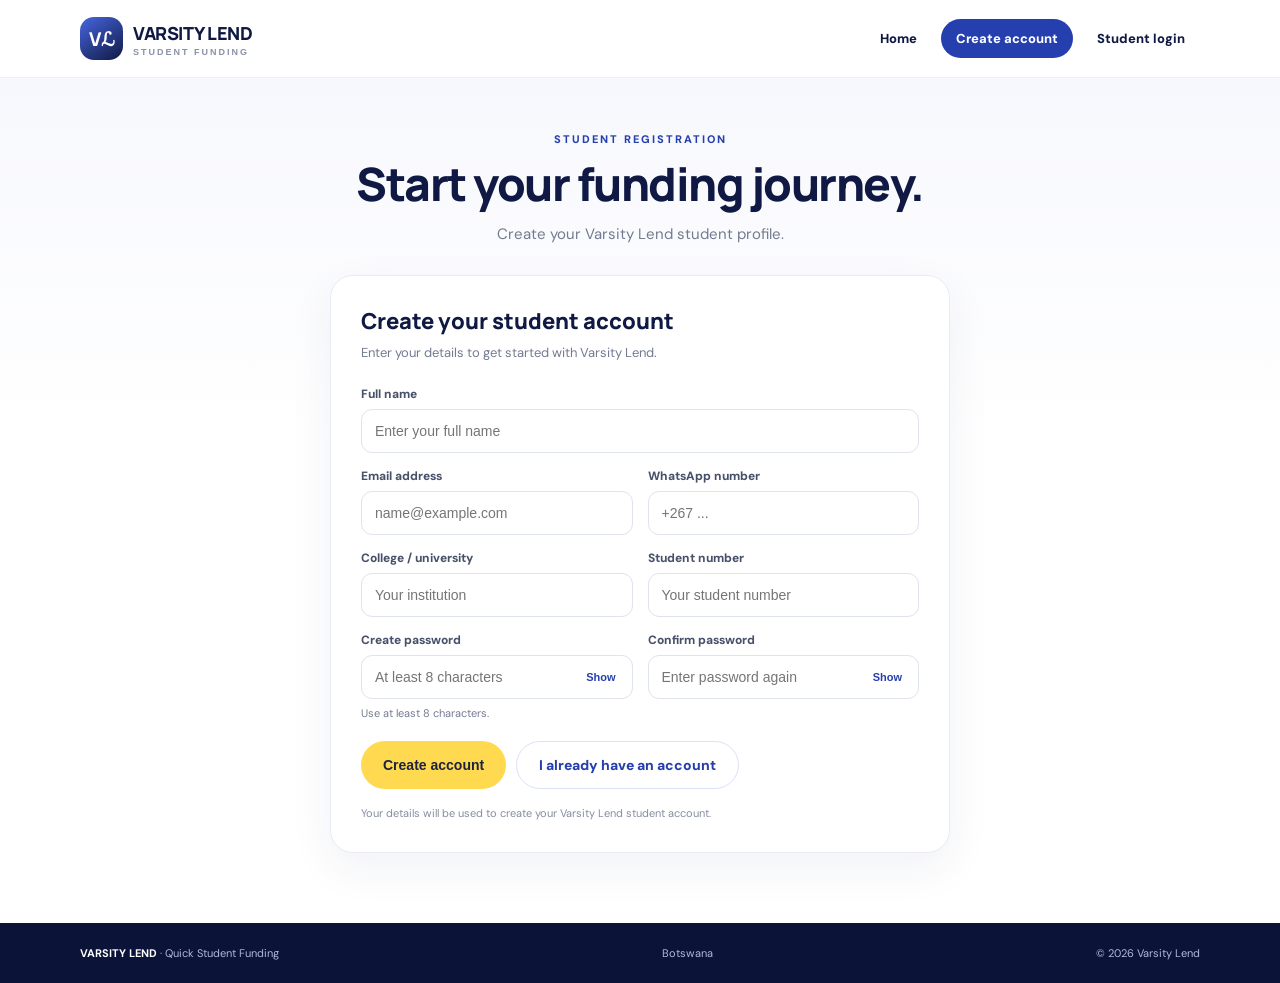
<file: register.html>
<!DOCTYPE html>
<html lang="en">
<head>
<meta charset="UTF-8">
<meta name="viewport" content="width=device-width, initial-scale=1.0">
<meta name="theme-color" content="#101b50">
<title>Create Account | Varsity Lend</title>

<link rel="preconnect" href="https://fonts.googleapis.com">
<link rel="preconnect" href="https://fonts.gstatic.com" crossorigin>
<link href="https://fonts.googleapis.com/css2?family=DM+Sans:wght@400;500;600;700;800&family=Manrope:wght@500;600;700;800&display=swap" rel="stylesheet">

<style>
:root {
    --navy:#101943;
    --blue:#263fae;
    --blue2:#4260d5;
    --yellow:#ffd94f;
    --ink:#17203b;
    --muted:#737b91;
    --pale:#f4f6fc;
    --white:#fff;
    --red:#c62828;
    --green:#16834b;
}

* { box-sizing:border-box; }

body {
    margin:0;
    font-family:"DM Sans",Arial,sans-serif;
    color:var(--ink);
    background:#fff;
}

a { text-decoration:none; color:inherit; }

.wrap {
    width:min(1120px,calc(100% - 40px));
    margin:auto;
}

header {
    min-height:78px;
    display:flex;
    align-items:center;
    background:#fff;
    border-bottom:1px solid #edf0f6;
}

.nav {
    display:flex;
    align-items:center;
    justify-content:space-between;
    gap:15px;
}

.brand {
    display:flex;
    align-items:center;
    gap:10px;
    font-family:Manrope,Arial,sans-serif;
    font-weight:800;
    letter-spacing:-.5px;
    color:var(--navy);
    font-size:18px;
}

.brand-mark {
    height:43px;
    width:43px;
    border-radius:14px;
    background:linear-gradient(145deg,#4666e1,#101943);
    display:grid;
    place-items:center;
    color:#fff;
    font-size:19px;
}

.brand small {
    display:block;
    font:700 9px Arial,sans-serif;
    letter-spacing:2px;
    color:#8991a8;
    margin-top:2px;
}

.navlinks {
    display:flex;
    align-items:center;
    gap:9px;
    flex-wrap:wrap;
}

.navlinks a {
    font-size:13px;
    font-weight:800;
    padding:11px 15px;
    border-radius:30px;
    color:var(--navy);
}

.navlinks a.active,
.navlinks a.primary {
    background:var(--blue);
    color:white;
}

.navlinks a:hover {
    background:#eef1ff;
    color:var(--blue);
}

main {
    min-height:calc(100vh - 150px);
    background:linear-gradient(180deg,#f7f8fd 0%,#fff 360px);
    padding:54px 0 70px;
}

.page-heading {
    text-align:center;
    margin:0 auto 28px;
    max-width:650px;
}

.kicker {
    font-size:11px;
    font-weight:800;
    letter-spacing:2px;
    text-transform:uppercase;
    color:var(--blue);
}

h1 {
    font:800 clamp(32px,5vw,46px)/1.12 Manrope,Arial,sans-serif;
    letter-spacing:-1.5px;
    margin:12px 0;
    color:var(--navy);
}

.page-heading p {
    font-size:15px;
    line-height:1.7;
    color:var(--muted);
    margin:0;
}

.panel {
    background:#fff;
    border:1px solid #e8ebf4;
    border-radius:23px;
    padding:30px;
    box-shadow:0 15px 45px #1b2c6710;
    max-width:620px;
    margin:auto;
}

.panel h2 {
    font:800 22px Manrope,Arial,sans-serif;
    margin:0 0 7px;
    color:var(--navy);
}

.sub {
    font-size:13px;
    color:var(--muted);
    line-height:1.6;
    margin:0 0 22px;
}

.fields {
    display:grid;
    grid-template-columns:1fr 1fr;
    gap:15px;
}

.field {
    display:grid;
    gap:7px;
    min-width:0;
}

.field.full { grid-column:1/-1; }

label {
    font-size:12px;
    font-weight:800;
    color:#48516a;
}

input {
    width:100%;
    border:1px solid #dfe3ed;
    border-radius:11px;
    padding:13px;
    font:14px Arial,sans-serif;
    color:var(--ink);
    background:#fff;
}

input:focus {
    outline:0;
    border-color:#6179dc;
    box-shadow:0 0 0 3px #263fae12;
}

input.invalid {
    border-color:var(--red);
}

input.valid {
    border-color:var(--green);
}

.password-wrap {
    position:relative;
}

.password-wrap input {
    padding-right:75px;
}

.toggle-password {
    position:absolute;
    right:9px;
    top:50%;
    transform:translateY(-50%);
    border:0;
    background:transparent;
    color:var(--blue);
    font-size:11px;
    font-weight:800;
    cursor:pointer;
    padding:8px;
}

.field-error {
    color:var(--red);
    font-size:11px;
    min-height:0;
}

.field-error:empty { display:none; }

.password-hint {
    color:var(--muted);
    font-size:11px;
}

.password-status {
    font-size:11px;
    min-height:15px;
}

.btn {
    display:inline-flex;
    align-items:center;
    justify-content:center;
    border:0;
    border-radius:30px;
    padding:14px 22px;
    font-weight:800;
    font-size:14px;
    cursor:pointer;
    transition:.2s;
}

.btn:hover:not(:disabled) {
    transform:translateY(-1px);
}

.btn-yellow {
    background:var(--yellow);
    color:#1b2341;
}

.btn-blue {
    background:var(--blue);
    color:#fff;
}

.btn-outline {
    border:1px solid #dce2f6;
    color:var(--blue);
    background:#fff;
}

.btn:disabled {
    opacity:.6;
    cursor:not-allowed;
}

.btn-row {
    display:flex;
    gap:10px;
    flex-wrap:wrap;
    margin-top:20px;
}

#registrationMessage {
    display:none;
    font-size:13px;
    line-height:1.6;
    margin-top:18px;
    padding:13px 15px;
    border-radius:11px;
}

#registrationMessage.success {
    display:block;
    color:#126b3b;
    background:#eaf8f0;
    border:1px solid #c9ecd7;
}

#registrationMessage.error {
    display:block;
    color:#a51e1e;
    background:#fff0f0;
    border:1px solid #f4d0d0;
}

#registrationMessage.info {
    display:block;
    color:#29468e;
    background:#eef2ff;
    border:1px solid #d9e1ff;
}

.message-link {
    display:inline-block;
    color:var(--blue);
    font-weight:800;
    text-decoration:underline;
    margin-left:4px;
}

.note {
    font-size:11px;
    line-height:1.6;
    color:#858da1;
    margin:16px 0 0;
}

footer {
    background:#0b1438;
    color:#aeb9df;
    padding:23px 0;
    font-size:11px;
}

.foot {
    display:flex;
    justify-content:space-between;
    gap:12px;
    flex-wrap:wrap;
}

.foot strong { color:#fff; }

@media(max-width:650px) {
    header { padding:13px 0; }

    .nav {
        align-items:flex-start;
        flex-direction:column;
    }

    .navlinks {
        width:100%;
        gap:4px;
    }

    .navlinks a {
        padding:9px 10px;
        font-size:12px;
    }

    main { padding:38px 0 55px; }

    .panel { padding:22px; }

    .fields { grid-template-columns:1fr; }

    .field.full { grid-column:auto; }

    .btn-row { flex-direction:column; }

    .btn-row .btn { width:100%; }
}
</style>
</head>

<body>

<header>
    <div class="wrap nav">
        <a class="brand" href="index.html">
            <span class="brand-mark">Vℒ</span>
            <span>VARSITY LEND
                <small>STUDENT FUNDING</small>
            </span>
        </a>

        <nav class="navlinks">
            <a href="index.html">Home</a>
            <a class="active primary" href="register.html">Create account</a>
            <a href="login.html">Student login</a>
        </nav>
    </div>
</header>

<main>
<div class="wrap">

    <div class="page-heading">
        <div class="kicker">STUDENT REGISTRATION</div>
        <h1>Start your funding journey.</h1>
        <p>Create your Varsity Lend student profile.</p>
    </div>

    <section class="panel">

        <h2>Create your student account</h2>
        <p class="sub">Enter your details to get started with Varsity Lend.</p>

        <form id="registrationForm" novalidate>

            <div class="fields">

                <div class="field full">
                    <label for="fullname">Full name</label>
                    <input id="fullname" name="fullname"
                           autocomplete="name" required
                           placeholder="Enter your full name">
                    <span class="field-error" id="fullnameError"></span>
                </div>

                <div class="field">
                    <label for="email">Email address</label>
                    <input id="email" name="email" type="email"
                           autocomplete="email" required
                           placeholder="name@example.com">
                    <span class="field-error" id="emailError"></span>
                </div>

                <div class="field">
                    <label for="phone">WhatsApp number</label>
                    <input id="phone" name="phone" type="tel"
                           autocomplete="tel" required
                           placeholder="+267 ...">
                    <span class="field-error" id="phoneError"></span>
                </div>

                <div class="field">
                    <label for="institution">College / university</label>
                    <input id="institution" name="institution"
                           required placeholder="Your institution">
                    <span class="field-error" id="institutionError"></span>
                </div>

                <div class="field">
                    <label for="studentid">Student number</label>
                    <input id="studentid" name="studentid"
                           placeholder="Your student number">
                </div>

                <div class="field">
                    <label for="password">Create password</label>
                    <div class="password-wrap">
                        <input id="password" name="password"
                               type="password" minlength="8"
                               maxlength="72" required
                               autocomplete="new-password"
                               placeholder="At least 8 characters">
                        <button class="toggle-password" type="button"
                                data-target="password">Show</button>
                    </div>
                    <span class="password-hint">Use at least 8 characters.</span>
                    <span class="field-error" id="passwordError"></span>
                </div>

                <div class="field">
                    <label for="confirm">Confirm password</label>
                    <div class="password-wrap">
                        <input id="confirm" name="confirm"
                               type="password" minlength="8"
                               maxlength="72" required
                               autocomplete="new-password"
                               placeholder="Enter password again">
                        <button class="toggle-password" type="button"
                                data-target="confirm">Show</button>
                    </div>
                    <span class="password-status" id="passwordMatch"></span>
                    <span class="field-error" id="confirmError"></span>
                </div>

            </div>

            <div class="btn-row">
                <button class="btn btn-yellow" id="registerButton" type="submit">
                    Create account
                </button>

                <a class="btn btn-outline" href="login.html">
                    I already have an account
                </a>
            </div>

        </form>

        <div id="registrationMessage" role="status" aria-live="polite"></div>

        <p class="note">
            Your details will be used to create your Varsity Lend student account.
        </p>

    </section>

</div>
</main>

<footer>
    <div class="wrap foot">
        <span><strong>VARSITY LEND</strong> · Quick Student Funding</span>
        <span>Botswana</span>
        <span>© <span id="year"></span> Varsity Lend</span>
    </div>
</footer>

<script>
document.getElementById("year").textContent = new Date().getFullYear();

const registrationForm = document.getElementById("registrationForm");
const registrationMessage = document.getElementById("registrationMessage");
const registerButton = document.getElementById("registerButton");

const passwordInput = document.getElementById("password");
const confirmInput = document.getElementById("confirm");
const passwordMatch = document.getElementById("passwordMatch");

const BACKEND_URL =
    "https://redesigned-adventure-jj64wq54r67cp76-8080.app.github.dev";

function showMessage(message, type) {
    registrationMessage.textContent = message;
    registrationMessage.className = type;
}

function clearMessage() {
    registrationMessage.textContent = "";
    registrationMessage.className = "";
}

function setFieldError(fieldName, message) {
    const field = document.getElementById(fieldName);
    const error = document.getElementById(fieldName + "Error");

    if (error) error.textContent = message;

    if (field) {
        field.classList.toggle("invalid", Boolean(message));
        field.classList.toggle("valid", !message && field.value.trim() !== "");
        field.setAttribute("aria-invalid", message ? "true" : "false");
    }
}

function clearFieldErrors() {
    ["fullname", "email", "phone", "institution", "password", "confirm"]
        .forEach(name => setFieldError(name, ""));
}

function checkPasswordMatch() {
    const password = passwordInput.value;
    const confirm = confirmInput.value;

    if (!confirm) {
        passwordMatch.textContent = "";
        passwordMatch.style.color = "";
        setFieldError("confirm", "");
        return true;
    }

    if (password === confirm) {
        passwordMatch.textContent = "Passwords match.";
        passwordMatch.style.color = "#16834b";
        setFieldError("confirm", "");
        return true;
    }

    passwordMatch.textContent = "Passwords do not match yet.";
    passwordMatch.style.color = "#c62828";
    setFieldError("confirm", "Please enter matching passwords.");
    return false;
}

// Show and hide passwords without interrupting the form.
document.querySelectorAll(".toggle-password").forEach(button => {
    button.addEventListener("click", function() {
        const input = document.getElementById(this.dataset.target);
        const isHidden = input.type === "password";

        input.type = isHidden ? "text" : "password";
        this.textContent = isHidden ? "Hide" : "Show";
    });
});

// Live password matching.
passwordInput.addEventListener("input", checkPasswordMatch);
confirmInput.addEventListener("input", checkPasswordMatch);

// Remove outdated field errors as the student corrects them.
["fullname", "email", "phone", "institution"].forEach(name => {
    document.getElementById(name).addEventListener("input", function() {
        setFieldError(name, "");
    });
});

function validateForm(data) {
    let valid = true;

    clearFieldErrors();

    if (!data.fullname) {
        setFieldError("fullname", "Please enter your full name.");
        valid = false;
    }

    if (!data.email) {
        setFieldError("email", "Please enter your email address.");
        valid = false;
    } else if (!/^[^\s@]+@[^\s@]+\.[^\s@]+$/.test(data.email)) {
        setFieldError("email", "Please enter a valid email address.");
        valid = false;
    }

    if (!data.phone) {
        setFieldError("phone", "Please enter your WhatsApp number.");
        valid = false;
    } else if (!/^[+0-9\s()-]{7,20}$/.test(data.phone)) {
        setFieldError("phone", "Please enter a valid phone number.");
        valid = false;
    }

    if (!data.institution) {
        setFieldError("institution", "Please enter your institution.");
        valid = false;
    }

    if (data.password.length < 8) {
        setFieldError("password", "Password must contain at least 8 characters.");
        valid = false;
    }

    if (data.password.length > 72) {
        setFieldError("password", "Password is too long.");
        valid = false;
    }

    if (!data.confirm) {
        setFieldError("confirm", "Please confirm your password.");
        valid = false;
    } else if (data.password !== data.confirm) {
        setFieldError("confirm", "Passwords do not match.");
        valid = false;
    }

    return valid;
}

registrationForm.addEventListener("submit", async function(event) {
    event.preventDefault();

    clearMessage();

    const formData = new FormData(registrationForm);

    const registrationData = {
        fullname: formData.get("fullname").trim(),
        email: formData.get("email").trim().toLowerCase(),
        phone: formData.get("phone").trim(),
        institution: formData.get("institution").trim(),
        studentid: formData.get("studentid").trim(),
        password: formData.get("password"),
        confirm: formData.get("confirm")
    };

    if (!validateForm(registrationData)) {
        showMessage(
            "Please correct the highlighted fields before continuing.",
            "error"
        );

        const firstInvalid = registrationForm.querySelector(".invalid");
        if (firstInvalid) firstInvalid.focus();

        return;
    }

    registerButton.disabled = true;
    registerButton.textContent = "Creating account...";

    showMessage("Creating your account. Please wait...", "info");

    try {
        const response = await fetch(
            BACKEND_URL + "/api/auth/register",
            {
                method: "POST",
                headers: {
                    "Content-Type": "application/json"
                },
                body: JSON.stringify(registrationData)
            }
        );

        const responseText = await response.text();
        let result = {};

        try {
            result = responseText ? JSON.parse(responseText) : {};
        } catch {
            result = {};
        }

        if (!response.ok) {
            throw new Error(
                result.detail ||
                result.message ||
                result.error ||
                "We could not create your account. Please check your details and try again."
            );
        }

        registrationForm.reset();
        clearFieldErrors();

        passwordMatch.textContent = "";
        passwordMatch.style.color = "";

        document.querySelectorAll(".toggle-password").forEach(button => {
            button.textContent = "Show";
        });

        passwordInput.type = "password";
        confirmInput.type = "password";

        registrationMessage.innerHTML =
            "Your account has been created successfully. " +
            '<a class="message-link" href="login.html">Continue to student login →</a>';

        registrationMessage.className = "success";

    } catch (error) {
        showMessage(
            error.message ||
            "Unable to connect. Please try again.",
            "error"
        );

    } finally {
        registerButton.disabled = false;
        registerButton.textContent = "Create account";
    }
});
</script>

</body>
</html>
</file>
